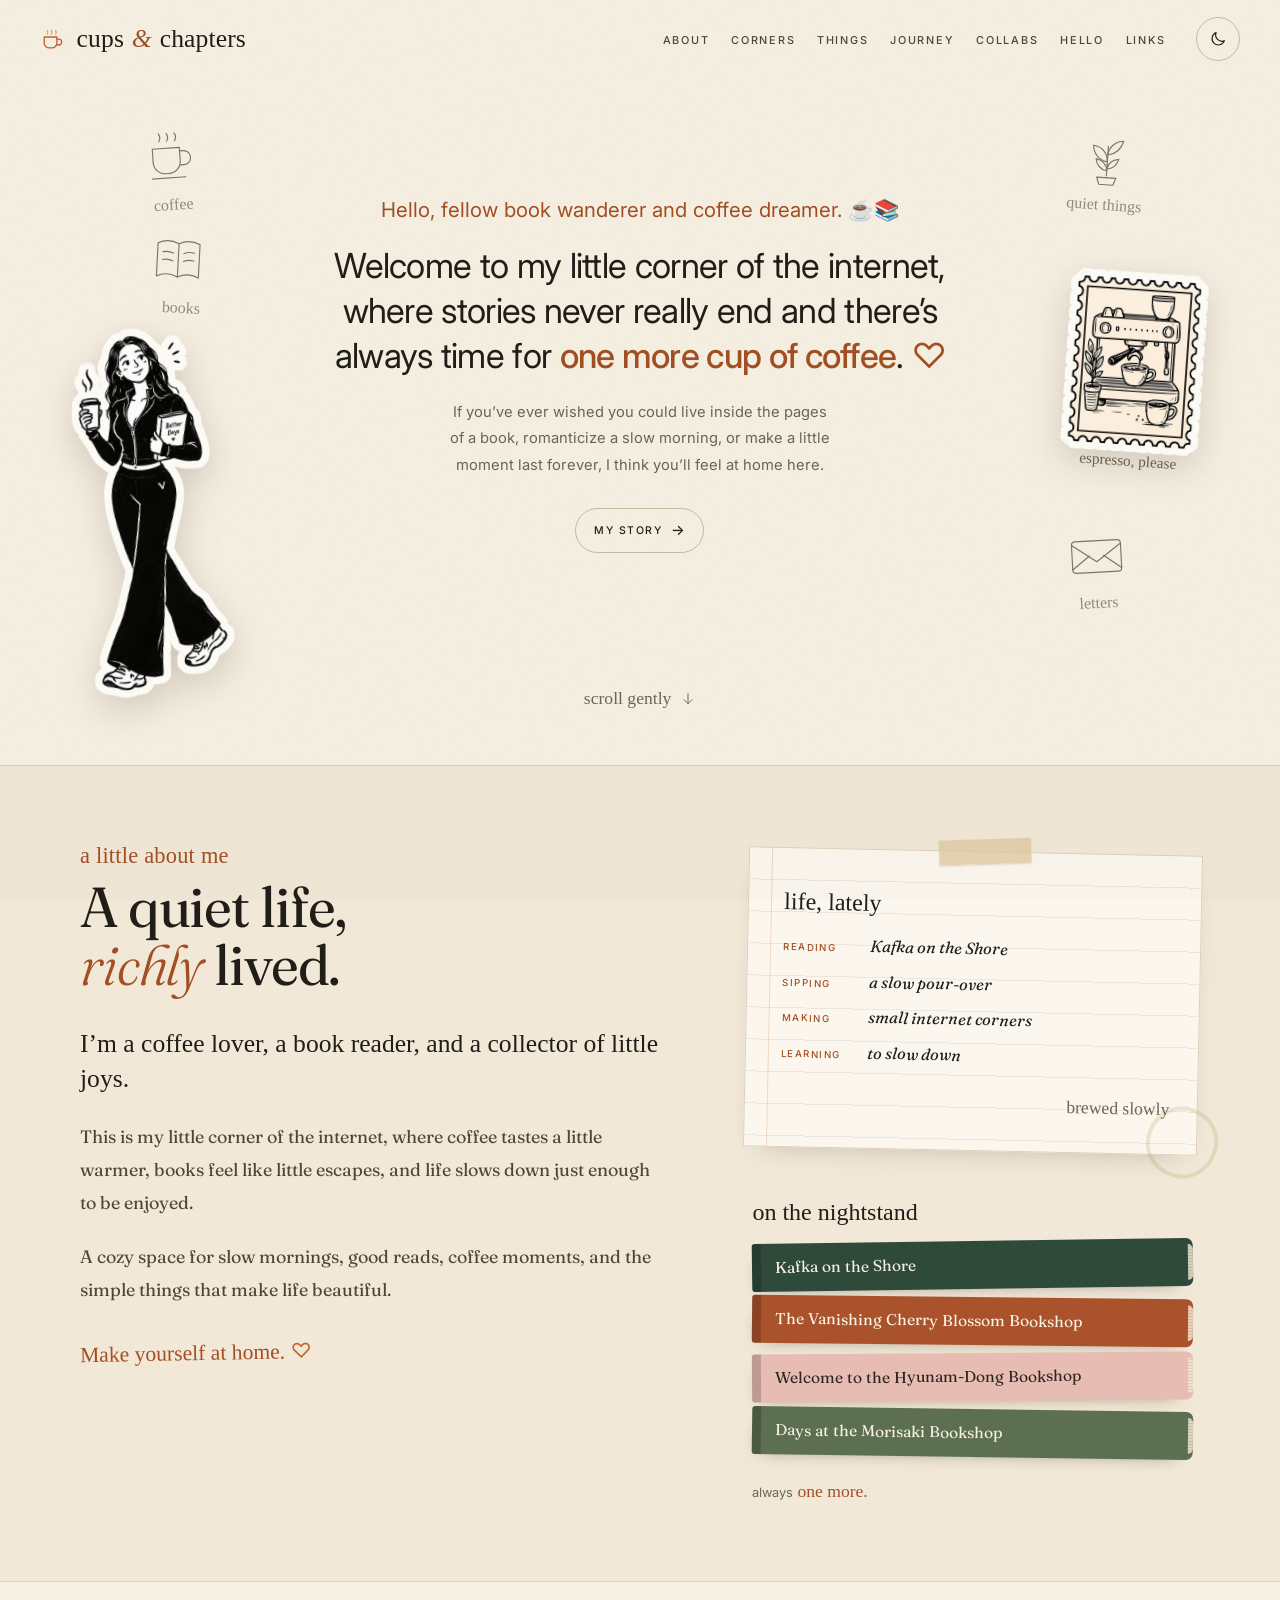
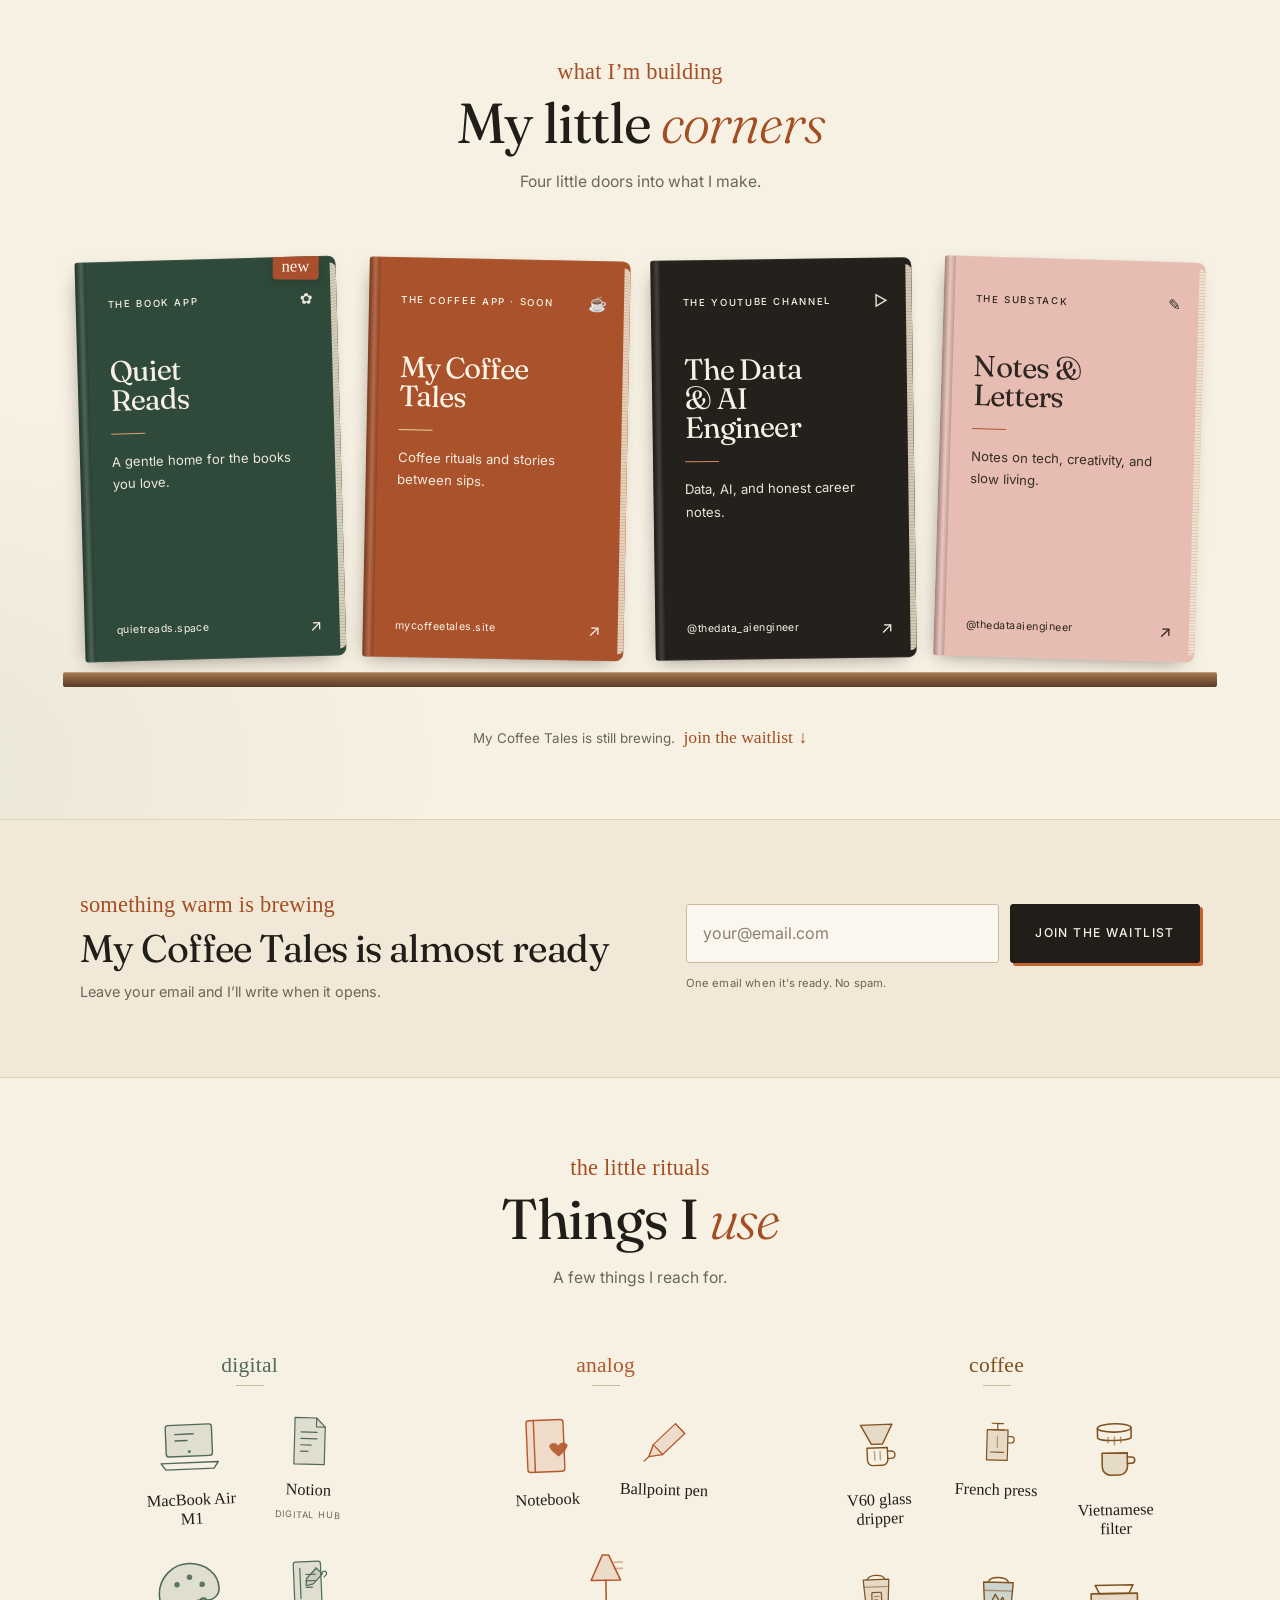
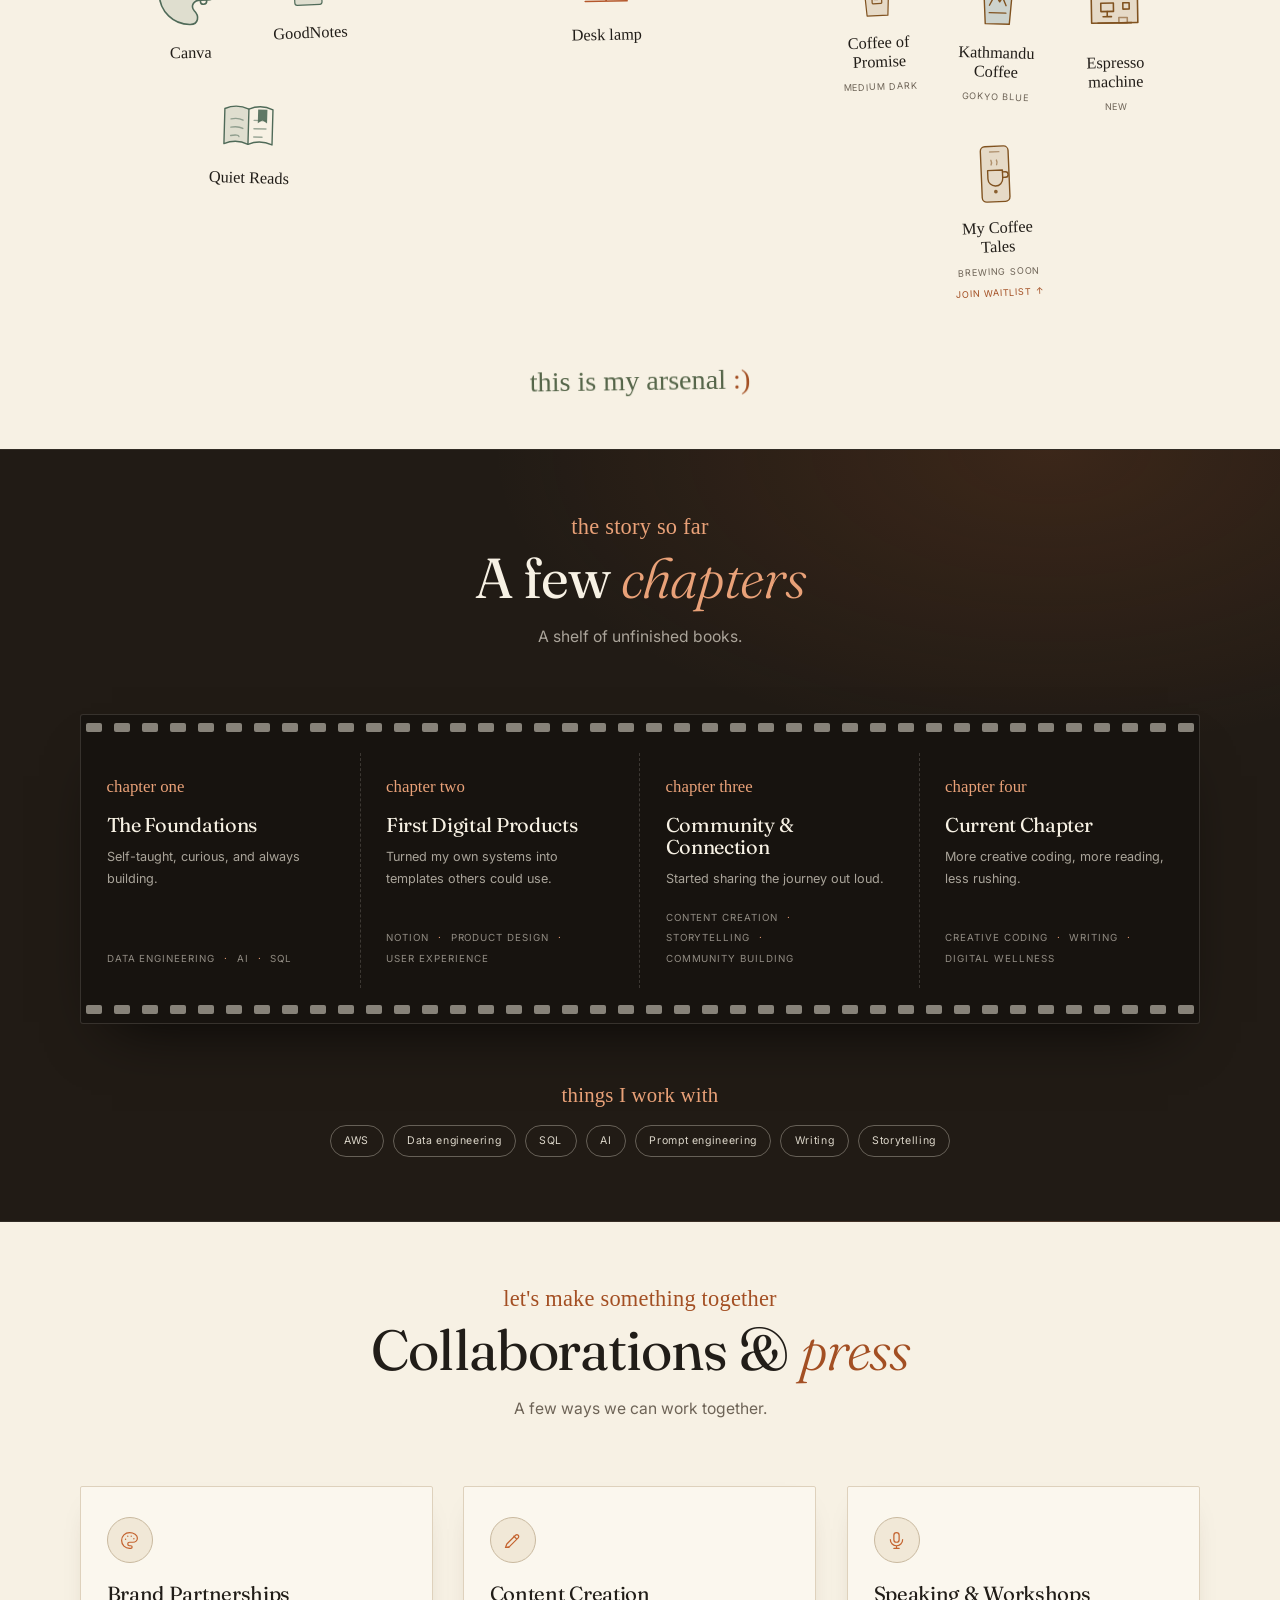
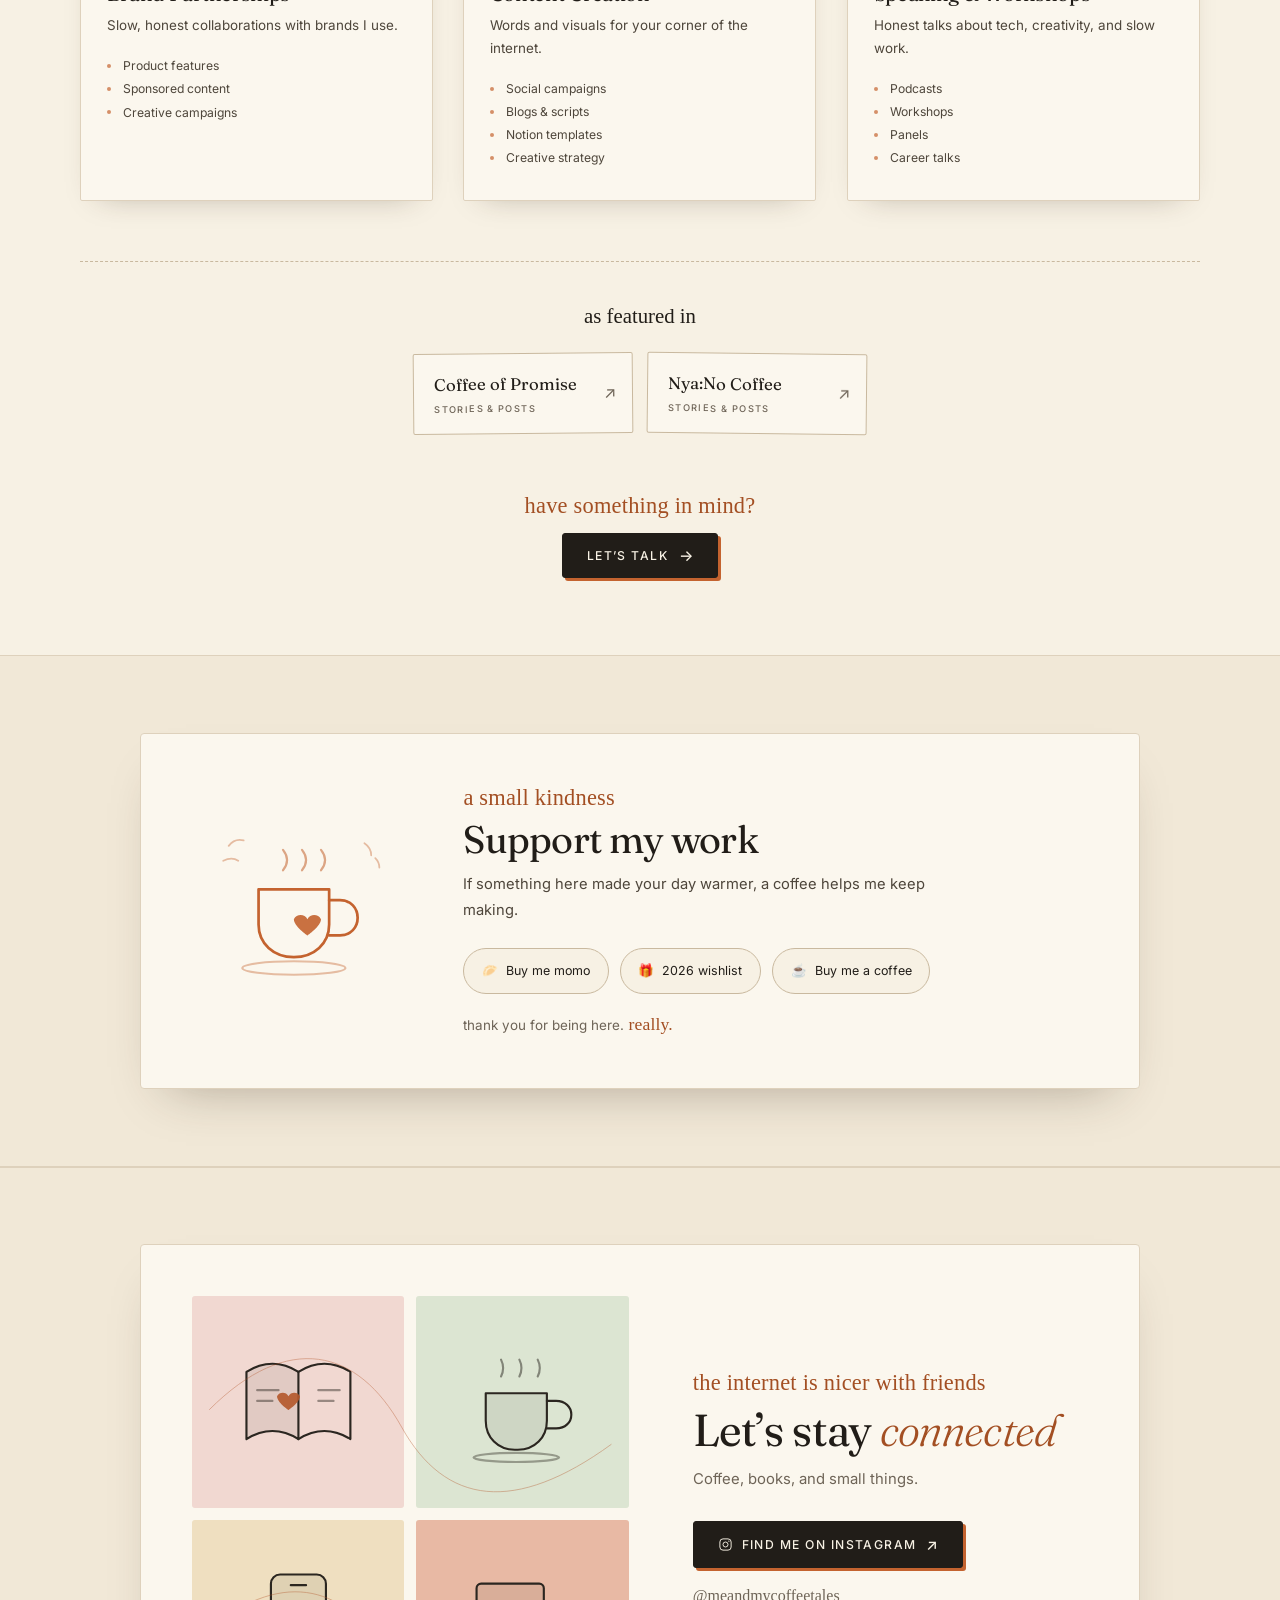
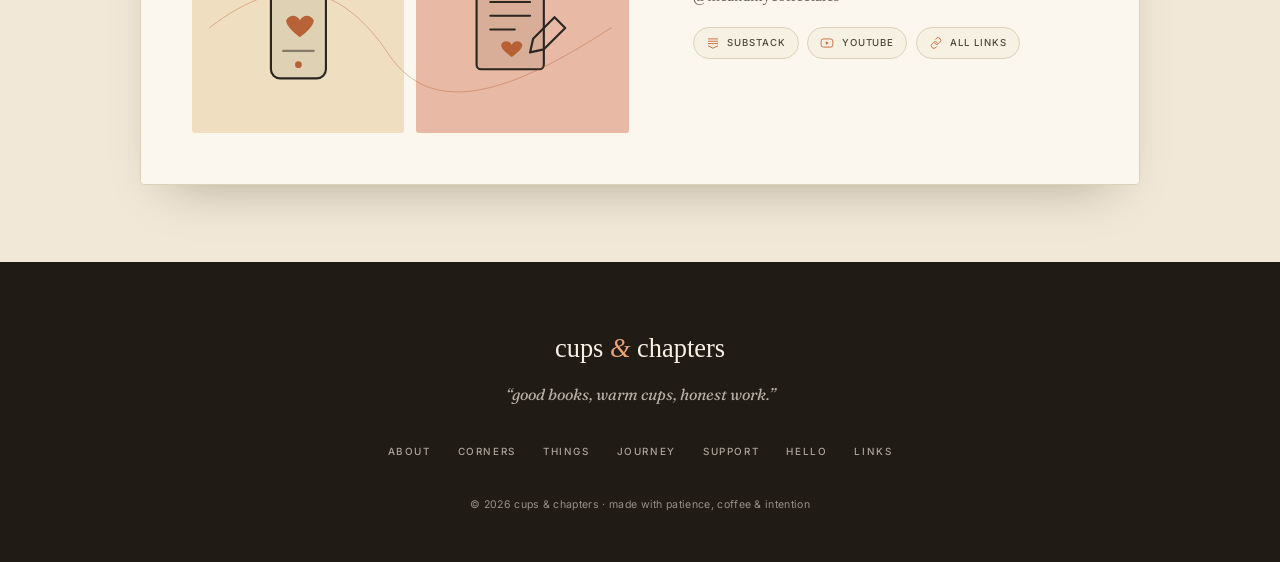
<file: index.html>
<!DOCTYPE html>
<html lang="en" data-theme="light">
<head>
    <meta charset="UTF-8">
    <meta name="viewport" content="width=device-width, initial-scale=1.0, viewport-fit=cover">

    <!-- SEO -->
    <title>Cups &amp; Chapters: Coffee, Books &amp; Slow-Made Things</title>
    <meta name="description" content="A quiet corner for coffee rituals, good books, slow making, and stories told honestly.">
    <meta name="keywords" content="coffee, books, reading, journaling, slow living, data engineering, AI, digital products">
    <meta name="theme-color" content="#F7F1E4">
    <meta name="p:domain_verify" content="2ba873f0f84cdc18884524896293f8e1">
    <script>
        // Keep the address bar clean when arriving through /index.html
        if (location.pathname.endsWith('/index.html')) {
            var cleanPath = location.pathname.replace(/index\.html$/, '') || '/';
            history.replaceState(null, '', cleanPath + location.search + location.hash);
        }
    </script>
    <script>
        // Apply a saved theme before first paint to avoid a flash of light mode
        try {
            if (localStorage.getItem('theme') === 'dark') {
                document.documentElement.setAttribute('data-theme', 'dark');
            }
        } catch (e) {}
    </script>

    <!-- Open Graph -->
    <meta property="og:title" content="Cups &amp; Chapters: Coffee, Books &amp; Slow-Made Things">
    <meta property="og:description" content="A quiet corner for coffee rituals, good books, slow making, and stories told honestly.">
    <meta property="og:type" content="website">
    <meta property="og:url" content="https://www.sizaadhikari.com.np/">
    <meta property="og:site_name" content="Cups &amp; Chapters">
    <meta property="og:image" content="https://www.sizaadhikari.com.np/assets/images/persona-better-days.png">
    <meta name="twitter:card" content="summary_large_image">
    <link rel="canonical" href="https://www.sizaadhikari.com.np/">

    <!-- Tells Google the site's name, so results show "Cups & Chapters" rather than the domain -->
    <script type="application/ld+json">
    {
        "@context": "https://schema.org",
        "@type": "WebSite",
        "name": "Cups & Chapters",
        "alternateName": "Cups and Chapters",
        "url": "https://www.sizaadhikari.com.np/"
    }
    </script>

    <!-- Favicon -->
    <link rel="icon" href="data:image/svg+xml,<svg xmlns='http://www.w3.org/2000/svg' viewBox='0 0 100 100'><text y='.9em' font-size='90'>☕</text></svg>">

    <!-- Fonts -->
    <link rel="preconnect" href="https://fonts.googleapis.com">
    <link rel="preconnect" href="https://fonts.gstatic.com" crossorigin>
    <link href="https://fonts.googleapis.com/css2?family=Chewy&family=Fraunces:ital,opsz,wght@0,9..144,300..700;1,9..144,300..700&family=Inter:wght@300;400;500;600&display=swap" rel="stylesheet">

    <!-- Styles -->
    <link rel="stylesheet" href="styles.css">
    <link rel="preload" as="image" href="assets/images/persona-better-days.webp" type="image/webp" fetchpriority="high">
    <noscript><style>.fade-in-up{opacity:1 !important;transform:none !important;}</style></noscript>
</head>
<body>

    <a href="#main-content" class="skip-link">Skip to main content</a>

    <!-- Navigation -->
    <nav class="navbar" id="navbar" aria-label="Main navigation">
        <div class="nav-container">
            <a href="#home" class="nav-logo" aria-label="Cups and Chapters, home">
                <svg class="logo-mark" viewBox="0 0 32 32" aria-hidden="true">
                    <path d="M5 13h15v7a6 6 0 0 1-6 6h-3a6 6 0 0 1-6-6v-7Z" fill="none" stroke="currentColor" stroke-width="1.6" stroke-linejoin="round"/>
                    <path d="M20 15.5h2.2a3.5 3.5 0 0 1 0 7H20" fill="none" stroke="currentColor" stroke-width="1.6" stroke-linecap="round"/>
                    <path d="M8.5 9.5c1.2-1.4 1.2-2.8 0-4.2M13.5 9.5c1.2-1.4 1.2-2.8 0-4.2M18.5 9.5c1.2-1.4 1.2-2.8 0-4.2" fill="none" stroke="currentColor" stroke-width="1.4" stroke-linecap="round" opacity=".6"/>
                </svg>
                <span class="logo-text">cups <em>&amp;</em> chapters</span>
            </a>

            <button class="mobile-menu-toggle" type="button" aria-label="Open menu" aria-expanded="false" aria-controls="nav-menu">
                <span class="hamburger"></span>
            </button>

            <div class="nav-menu" id="nav-menu">
                <ul class="nav-links">
                    <li><a href="#about" class="nav-link" data-section="about">About</a></li>
                    <li><a href="#corners" class="nav-link" data-section="corners">Corners</a></li>
                    <li><a href="#setup" class="nav-link" data-section="setup">Things</a></li>
                    <li><a href="#journey" class="nav-link" data-section="journey">Journey</a></li>
                    <li><a href="#collaborate" class="nav-link" data-section="collaborate">Collabs</a></li>
                    <li><a href="#hello" class="nav-link" data-section="hello">Hello</a></li>
                    <li><a href="links/" class="nav-link">Links</a></li>
                </ul>

                <button class="theme-toggle" id="theme-toggle" type="button" aria-label="Toggle dark mode">
                    <svg class="theme-icon moon" viewBox="0 0 24 24" aria-hidden="true">
                        <path d="M20.5 14.5A8.5 8.5 0 0 1 9.5 3.5a8.5 8.5 0 1 0 11 11Z" fill="none" stroke="currentColor" stroke-width="1.5" stroke-linejoin="round"/>
                    </svg>
                    <svg class="theme-icon sun" viewBox="0 0 24 24" aria-hidden="true">
                        <circle cx="12" cy="12" r="4" fill="none" stroke="currentColor" stroke-width="1.5"/>
                        <path d="M12 2v2.5M12 19.5V22M2 12h2.5M19.5 12H22M4.9 4.9l1.8 1.8M17.3 17.3l1.8 1.8M19.1 4.9l-1.8 1.8M6.7 17.3l-1.8 1.8" stroke="currentColor" stroke-width="1.5" stroke-linecap="round"/>
                    </svg>
                </button>
            </div>
        </div>
    </nav>

    <main id="main-content" tabindex="-1">

        <!-- Hero -->
        <section class="hero" id="home">
            <div class="hero-min">
                <div class="hero-center">
                    <p class="hero-hello fade-in-up">Hello, fellow book wanderer and coffee dreamer. <span aria-hidden="true">☕📚</span></p>

                    <h1 class="hero-title fade-in-up delay-1">
                        Welcome to my little corner of the internet, where stories never really end
                        and there’s always time for <span class="scribble">one more cup of coffee</span>.
                        <span class="heart" aria-hidden="true">♡</span>
                    </h1>

                    <p class="hero-lede fade-in-up delay-2">
                        If you’ve ever wished you could live inside the pages of a book,
                        romanticize a slow morning, or make a little moment last forever,
                        I think you’ll feel at home here.
                    </p>

                    <a href="#about" class="hero-pill fade-in-up delay-2">my story <span aria-hidden="true">→</span></a>
                </div>

                <div class="hero-doodle hero-doodle--coffee" aria-hidden="true">
                    <svg class="doodle-art" viewBox="0 0 80 80">
                        <path d="M20 32h31v15c0 8-6 14-14 14h-3c-8 0-14-6-14-14V32Z"/>
                        <path d="M51 36h4c5 0 8 4 8 8s-3 8-8 8h-4"/>
                        <path d="M28 24c2-3 2-6 0-9M37 24c2-3 2-6 0-9M46 24c2-3 2-6 0-9"/>
                        <path d="M18 66h38"/>
                    </svg>
                    <span class="doodle-label">coffee</span>
                </div>

                <div class="hero-doodle hero-doodle--books" aria-hidden="true">
                    <svg class="doodle-art" viewBox="0 0 80 80">
                        <path d="M10 24c8-4 16-4 24 0v38c-8-4-16-4-24 0V24Z"/>
                        <path d="M34 24c8-4 16-4 24 0v38c-8-4-16-4-24 0"/>
                        <path d="M16 34c4-1 8-1 12 1M16 43c4-1 8-1 12 1M40 35c4-2 8-2 12-1M40 44c4-2 8-2 12-1"/>
                    </svg>
                    <span class="doodle-label">books</span>
                </div>

                <div class="hero-doodle hero-doodle--plant" aria-hidden="true">
                    <svg class="doodle-art" viewBox="0 0 80 80">
                        <path d="M40 64V30"/>
                        <path d="M40 48c-10-2-16-8-17-18 10 1 16 7 17 18Z"/>
                        <path d="M40 40c9-2 15-8 17-17-9 1-16 7-17 17Z"/>
                        <path d="M40 58c-7-1-12-6-13-13 7 1 12 5 13 13Z"/>
                        <path d="M40 56c7-1 11-5 13-12-7 1-12 5-13 12Z"/>
                        <path d="M29 66h22l-3 8H32l-3-8Z"/>
                    </svg>
                    <span class="doodle-label">quiet things</span>
                </div>

                <div class="hero-doodle hero-doodle--mail" aria-hidden="true">
                    <svg class="doodle-art" viewBox="0 0 80 80">
                        <rect x="12" y="26" width="56" height="36" rx="4"/>
                        <path d="m12 30 28 20 28-20"/>
                        <path d="M12 58l20-15M68 58 48 43"/>
                    </svg>
                    <span class="doodle-label">letters</span>
                </div>

                <figure class="hero-sticker fade-in-up delay-2">
                    <picture>
                        <source srcset="assets/images/persona-better-days.webp" type="image/webp">
                        <img src="assets/images/persona-better-days.png"
                             alt="An illustrated woman walking with a cup of coffee and a book titled Better Days"
                             width="375" height="1000"
                             fetchpriority="high">
                    </picture>
                    <!-- <figcaption>me, probably reading</figcaption> -->
                </figure>

                <figure class="hero-sticker hero-sticker--coffee" aria-hidden="true">
                    <picture>
                        <source srcset="assets/images/espresso-stamp.webp" type="image/webp">
                        <img src="assets/images/espresso-stamp.png" alt="" width="451" height="600"
                             loading="lazy" decoding="async">
                    </picture>
                    <figcaption>espresso, please</figcaption>
                </figure>
            </div>

            <a href="#about" class="scroll-cue">
                <span>scroll gently</span>
                <svg viewBox="0 0 24 24" aria-hidden="true">
                    <path d="M12 4v15M6 13l6 6 6-6" fill="none" stroke="currentColor" stroke-width="1.4" stroke-linecap="round" stroke-linejoin="round"/>
                </svg>
            </a>
        </section>

        <!-- About -->
        <section class="section about" id="about">
            <div class="container about-grid">
                <div class="about-copy">
                    <div class="section-head section-head--left fade-in-up">
                        <p class="hand">a little about me</p>
                        <h2 class="section-title">A quiet life,<br><em>richly</em> lived.</h2>
                    </div>

                    <div class="about-letter fade-in-up">
                        <p class="about-letter-intro">
                            I’m a coffee lover, a book reader, and a collector of little joys.
                        </p>
                        <p class="about-letter-body">
                            This is my little corner of the internet, where coffee tastes a little
                            warmer, books feel like little escapes, and life slows down just enough
                            to be enjoyed.
                        </p>
                        <p class="about-letter-body">
                            A cozy space for slow mornings, good reads, coffee moments, and the
                            simple things that make life beautiful.
                        </p>
                        <p class="about-letter-signoff">
                            Make yourself at home. <span class="heart" aria-hidden="true">♡</span>
                        </p>
                    </div>
                </div>

                <aside class="lately fade-in-up delay-1" aria-label="Life lately">
                    <div class="paper-card">
                        <span class="tape" aria-hidden="true"></span>
                        <p class="card-hand">life, lately</p>
                        <dl class="lately-list">
                            <div><dt>reading</dt><dd>Kafka on the Shore</dd></div>
                            <div><dt>sipping</dt><dd>a slow pour-over</dd></div>
                            <div><dt>making</dt><dd>small internet corners</dd></div>
                            <div><dt>learning</dt><dd>to slow down</dd></div>
                        </dl>
                        <p class="signoff">brewed slowly</p>
                        <span class="coffee-stain" aria-hidden="true"></span>
                    </div>

                    <div class="nightstand">
                        <p class="card-hand">on the nightstand</p>
                        <div class="book-stack">
                            <div class="stack-book stack-book--forest"><span>Kafka on the Shore</span></div>
                            <div class="stack-book stack-book--terra"><span>The Vanishing Cherry Blossom Bookshop</span></div>
                            <div class="stack-book stack-book--pink"><span>Welcome to the Hyunam-Dong Bookshop</span></div>
                            <div class="stack-book stack-book--sage"><span>Days at the Morisaki Bookshop</span></div>
                        </div>
                        <p class="nightstand-note">always <span>one more.</span></p>
                    </div>
                </aside>
            </div>
        </section>

        <!-- My Corners / Ventures -->
        <section class="section corners" id="corners">
            <div class="container">
                <div class="section-head fade-in-up">
                    <p class="hand">what I’m building</p>
                    <h2 class="section-title">My little <em>corners</em></h2>
                    <p class="section-sub">Four little doors into what I make.</p>
                </div>

                <div class="shelf">
                    <div class="books">
                        <a class="book-card book--forest" href="https://quietreads.space/" target="_blank" rel="noopener" aria-label="Visit Quiet Reads, the book app">
                            <span class="book-badge">new</span>
                            <span class="book-cover">
                                <span class="book-meta"><span>the book app</span><span class="book-mark" aria-hidden="true">✿</span></span>
                                <span class="book-title">Quiet<br>Reads</span>
                                <span class="book-rule" aria-hidden="true"></span>
                                <span class="book-desc">A gentle home for the books you love.</span>
                                <span class="book-foot"><span>quietreads.space</span><span class="book-arrow" aria-hidden="true">↗</span></span>
                            </span>
                        </a>

                        <a class="book-card book--terra" href="https://mycoffeetales.site/" target="_blank" rel="noopener" aria-label="Visit My Coffee Tales, the coffee app">
                            <span class="book-cover">
                                <span class="book-meta"><span>the coffee app · soon</span><span class="book-mark" aria-hidden="true">☕</span></span>
                                <span class="book-title">My Coffee<br>Tales</span>
                                <span class="book-rule" aria-hidden="true"></span>
                                <span class="book-desc">Coffee rituals and stories between sips.</span>
                                <span class="book-foot"><span>mycoffeetales.site</span><span class="book-arrow" aria-hidden="true">↗</span></span>
                            </span>
                        </a>

                        <a class="book-card book--ink" href="https://www.youtube.com/@thedata_aiengineer" target="_blank" rel="noopener" aria-label="Visit The Data and AI Engineer on YouTube">
                            <span class="book-cover">
                                <span class="book-meta"><span>the youtube channel</span><span class="book-mark" aria-hidden="true">▷</span></span>
                                <span class="book-title">The Data<br>&amp; AI<br>Engineer</span>
                                <span class="book-rule" aria-hidden="true"></span>
                                <span class="book-desc">Data, AI, and honest career notes.</span>
                                <span class="book-foot"><span>@thedata_aiengineer</span><span class="book-arrow" aria-hidden="true">↗</span></span>
                            </span>
                        </a>

                        <a class="book-card book--pink" href="https://substack.com/@thedataaiengineer" target="_blank" rel="noopener" aria-label="Visit the Substack newsletter">
                            <span class="book-cover">
                                <span class="book-meta"><span>the substack</span><span class="book-mark" aria-hidden="true">✎</span></span>
                                <span class="book-title">Notes &amp;<br>Letters</span>
                                <span class="book-rule" aria-hidden="true"></span>
                                <span class="book-desc">Notes on tech, creativity, and slow living.</span>
                                <span class="book-foot"><span>@thedataaiengineer</span><span class="book-arrow" aria-hidden="true">↗</span></span>
                            </span>
                        </a>
                    </div>

                    <span class="shelf-edge" aria-hidden="true"></span>
                </div>

                <p class="shelf-note fade-in-up">
                    My Coffee Tales is still brewing.
                    <a class="link-hand" href="#coffee-waitlist">join the waitlist <span aria-hidden="true">↓</span></a>
                </p>
            </div>
        </section>

        <!-- My Coffee Tales Waitlist -->
        <section class="waitlist" id="coffee-waitlist" aria-labelledby="coffee-waitlist-title">
            <div class="container waitlist-inner fade-in-up">
                <div class="waitlist-copy">
                    <p class="hand">something warm is brewing</p>
                    <h2 id="coffee-waitlist-title">My Coffee Tales is almost ready</h2>
                    <p>Leave your email and I’ll write when it opens.</p>
                </div>

                <!-- Formspree handles waitlist signups; script.js submits it without leaving the page. -->
                <form class="newsletter-form" id="coffee-waitlist-form" action="https://formspree.io/f/xaeejvqg" method="POST">
                    <input type="hidden" name="_subject" value="My Coffee Tales waitlist">
                    <input type="hidden" name="interest" value="my-coffee-tales">
                    <input type="hidden" name="source" value="cups-and-chapters">
                    <div class="hp-field" aria-hidden="true">
                        <label for="coffee-waitlist-gotcha">Leave this field empty</label>
                        <input type="text" name="_gotcha" id="coffee-waitlist-gotcha" tabindex="-1" autocomplete="off">
                    </div>
                    <div class="form-row">
                        <label class="sr-only" for="coffee-waitlist-email">Email address</label>
                        <input type="email" name="email" id="coffee-waitlist-email" placeholder="your@email.com" required autocomplete="email" maxlength="254" class="newsletter-input">
                        <button type="submit" class="btn btn-ink">Join the waitlist</button>
                    </div>
                    <p class="form-note">One email when it’s ready. No spam.</p>
                    <p class="form-status" id="coffee-waitlist-status" role="status" aria-live="polite"></p>
                </form>
            </div>
        </section>

        <!-- Things I Use -->
        <section class="section setup" id="setup">
            <div class="container">
                <div class="section-head fade-in-up">
                    <p class="hand">the little rituals</p>
                    <h2 class="section-title">Things I <em>use</em></h2>
                    <p class="section-sub">A few things I reach for.</p>
                </div>

                <div class="arsenal">
                    <div class="arsenal-cluster arsenal-cluster--digital fade-in-up">
                        <p class="arsenal-heading">digital</p>
                        <div class="arsenal-items">
                            <div class="arsenal-item">
                                <span class="arsenal-icon" aria-hidden="true">
                                    <svg viewBox="0 0 80 80">
                                        <rect class="wash" x="15" y="17" width="50" height="34" rx="3"/>
                                        <rect class="line" x="15" y="17" width="50" height="34" rx="3"/>
                                        <path class="line" d="M9 58h62l-5 7H14l-5-7Z"/>
                                        <path class="line" d="M25 27h20M25 34h13"/>
                                        <circle class="accent" cx="40" cy="46" r="1.6"/>
                                    </svg>
                                </span>
                                <span class="arsenal-name">MacBook Air M1</span>
                            </div>

                            <a class="arsenal-item" href="https://www.notion.so/" target="_blank" rel="noopener">
                                <span class="arsenal-icon" aria-hidden="true">
                                    <svg viewBox="0 0 80 80">
                                        <path class="wash" d="M21 11h27l11 11v47H21V11Z"/>
                                        <path class="line" d="M21 11h27l11 11v47H21V11Z"/>
                                        <path class="line" d="M48 11v11h11"/>
                                        <path class="line" d="M29 29h20M29 37h20M29 45h13M29 53h9"/>
                                    </svg>
                                </span>
                                <span class="arsenal-name">Notion</span>
                                <span class="arsenal-meta">digital hub</span>
                            </a>

                            <div class="arsenal-item">
                                <span class="arsenal-icon" aria-hidden="true">
                                    <svg viewBox="0 0 80 80">
                                        <path class="wash" d="M40 11a29 29 0 1 0 0 58c8 0 9-8 4-13-4-5 0-10 6-10h7a11 11 0 0 0 11-11c0-14-13-24-28-24Z"/>
                                        <path class="line" d="M40 11a29 29 0 1 0 0 58c8 0 9-8 4-13-4-5 0-10 6-10h7a11 11 0 0 0 11-11c0-14-13-24-28-24Z"/>
                                        <circle class="accent" cx="28" cy="31" r="2.6"/>
                                        <circle class="accent" cx="40" cy="24" r="2.6"/>
                                        <circle class="accent" cx="52" cy="31" r="2.6"/>
                                        <circle class="line" cx="53" cy="47" r="3"/>
                                    </svg>
                                </span>
                                <span class="arsenal-name">Canva</span>
                            </div>

                            <div class="arsenal-item">
                                <span class="arsenal-icon" aria-hidden="true">
                                    <svg viewBox="0 0 80 80">
                                        <rect class="wash" x="22" y="12" width="34" height="54" rx="3"/>
                                        <rect class="line" x="22" y="12" width="34" height="54" rx="3"/>
                                        <path class="line" d="M30 20v38M37 28h12M37 36h12M37 44h8"/>
                                        <path class="wash" d="m50 20 8 8-12 12-9 2 1-9 12-12Z"/>
                                        <path class="line" d="m50 20 8 8-12 12-9 2 1-9 12-12Z"/>
                                        <path class="line" d="m56 28 3-3a3 3 0 0 1 4 4l-3 3"/>
                                    </svg>
                                </span>
                                <span class="arsenal-name">GoodNotes</span>
                            </div>

                            <a class="arsenal-item" href="https://quietreads.space/" target="_blank" rel="noopener">
                                <span class="arsenal-icon" aria-hidden="true">
                                    <svg viewBox="0 0 80 80">
                                        <path class="wash" d="M12 24c9-4 17-4 26 0v38c-9-4-17-4-26 0V24Z"/>
                                        <path class="line" d="M12 24c9-4 17-4 26 0v38c-9-4-17-4-26 0V24Z"/>
                                        <path class="line" d="M38 24c9-4 17-4 26 0v38c-9-4-17-4-26 0"/>
                                        <path class="line" d="M19 35c5-1 9-1 13 1M19 44c5-1 9-1 13 1M19 53c5-1 9-1 9 1" opacity=".55"/>
                                        <path class="line" d="M44 36h13M44 45h13M44 54h9" opacity=".55"/>
                                        <path class="accent" d="M48 24h10v15l-5-3.5-5 3.5V24Z"/>
                                    </svg>
                                </span>
                                <span class="arsenal-name">Quiet Reads</span>
                            </a>
                        </div>
                    </div>

                    <div class="arsenal-cluster arsenal-cluster--analog fade-in-up delay-1">
                        <p class="arsenal-heading">analog</p>
                        <div class="arsenal-items">
                            <div class="arsenal-item">
                                <span class="arsenal-icon" aria-hidden="true">
                                    <svg viewBox="0 0 80 80">
                                        <rect class="wash" x="20" y="12" width="40" height="56" rx="3"/>
                                        <rect class="line" x="20" y="12" width="40" height="56" rx="3"/>
                                        <path class="line" d="M28 12v56"/>
                                        <path class="accent" d="M44 40c2-4 8-4 10 0 2-4 8-4 10 0 0 5-10 12-10 12S44 45 44 40Z"/>
                                    </svg>
                                </span>
                                <span class="arsenal-name">Notebook</span>
                            </div>

                            <div class="arsenal-item">
                                <span class="arsenal-icon" aria-hidden="true">
                                    <svg viewBox="0 0 80 80">
                                        <path class="wash" d="m20 60 5-15 27-27 12 12-27 27-17 3Z"/>
                                        <path class="line" d="m20 60 5-15 27-27 12 12-27 27-17 3Z"/>
                                        <path class="line" d="m52 18 12 12M25 45l12 12M20 60l5-15"/>
                                        <path class="line" d="M20 60 14 66"/>
                                    </svg>
                                </span>
                                <span class="arsenal-name">Ballpoint pen</span>
                            </div>

                            <div class="arsenal-item">
                                <span class="arsenal-icon" aria-hidden="true">
                                    <svg viewBox="0 0 80 80">
                                        <path class="line" d="M20 64h40M40 64V44"/>
                                        <path class="wash" d="M26 44h28L43 20h-6L26 44Z"/>
                                        <path class="line" d="M26 44h28L43 20h-6L26 44Z"/>
                                        <path class="line" d="M48 27h8M48 33h8" opacity=".45"/>
                                    </svg>
                                </span>
                                <span class="arsenal-name">Desk lamp</span>
                            </div>
                        </div>
                    </div>

                    <div class="arsenal-cluster arsenal-cluster--coffee fade-in-up delay-2">
                        <p class="arsenal-heading">coffee</p>
                        <div class="arsenal-items">
                            <div class="arsenal-item">
                                <span class="arsenal-icon" aria-hidden="true">
                                    <svg viewBox="0 0 80 80">
                                        <path class="wash" d="M23 17h34L46 38H34L23 17Z"/>
                                        <path class="line" d="M23 17h34L46 38H34L23 17Z"/>
                                        <path class="line" d="M29 42h22v13a6 6 0 0 1-6 6H35a6 6 0 0 1-6-6V42Z"/>
                                        <path class="line" d="M51 46h4a4 4 0 0 1 0 8h-4"/>
                                        <path class="line" d="M37 46v9M43 46v9" opacity=".5"/>
                                    </svg>
                                </span>
                                <span class="arsenal-name">V60 glass dripper</span>
                            </div>

                            <a class="arsenal-item" href="https://coffeeofpromise.com/" target="_blank" rel="noopener">
                                <span class="arsenal-icon" aria-hidden="true">
                                    <svg viewBox="0 0 80 80">
                                        <path class="wash" d="M27 26h26v38H27z"/>
                                        <path class="line" d="M27 26h26v38H27z"/>
                                        <path class="line" d="M53 34h4a4 4 0 0 1 0 8h-4"/>
                                        <path class="line" d="M33 18h14M40 18v8M32 26h16M32 54h16"/>
                                        <path class="line" d="M40 34v14" opacity=".5"/>
                                    </svg>
                                </span>
                                <span class="arsenal-name">French press</span>
                            </a>

                            <div class="arsenal-item">
                                <span class="arsenal-icon" aria-hidden="true">
                                    <svg viewBox="0 0 80 80">
                                        <ellipse class="line" cx="40" cy="18" rx="16" ry="4"/>
                                        <path class="line" d="M24 18v9c0 4 32 4 32 0v-9"/>
                                        <path class="line" d="M34 27v5M40 27v7M46 27v5" opacity=".55"/>
                                        <path class="wash" d="M28 42h24v13a8 8 0 0 1-8 8h-8a8 8 0 0 1-8-8V42Z"/>
                                        <path class="line" d="M28 42h24v13a8 8 0 0 1-8 8h-8a8 8 0 0 1-8-8V42Z"/>
                                        <path class="line" d="M52 46h4a3 3 0 0 1 0 6h-4"/>
                                    </svg>
                                </span>
                                <span class="arsenal-name">Vietnamese filter</span>
                            </div>

                            <a class="arsenal-item" href="https://coffeeofpromise.com/product/lalitpur-nepal-medium-dark-roast/" target="_blank" rel="noopener">
                                <span class="arsenal-icon" aria-hidden="true">
                                    <svg viewBox="0 0 80 80">
                                        <path class="wash" d="M24 22h32l-3 45H27l-3-45Z"/>
                                        <path class="line" d="M24 22h32l-3 45H27l-3-45Z"/>
                                        <path class="line" d="M29 22c2-7 20-7 22 0"/>
                                        <path class="line" d="M24 31h32" opacity=".55"/>
                                        <rect class="line" x="34" y="38" width="12" height="14" rx="1"/>
                                        <path class="line" d="M37 43h6M37 47h4" opacity=".6"/>
                                    </svg>
                                </span>
                                <span class="arsenal-name">Coffee of Promise</span>
                                <span class="arsenal-meta">medium dark</span>
                            </a>

                            <div class="arsenal-item arsenal-item--gokyo">
                                <span class="arsenal-icon arsenal-icon--gokyo" aria-hidden="true">
                                    <svg viewBox="0 0 80 80">
                                        <path class="wash" d="M24 22h32l-3 45H27l-3-45Z"/>
                                        <path class="line" d="M24 22h32l-3 45H27l-3-45Z"/>
                                        <path class="line" d="M29 22c2-7 20-7 22 0"/>
                                        <path class="line" d="M24 31h32" opacity=".55"/>
                                        <path class="line" d="m31 47 6-12 5 8 3-5 4 9"/>
                                        <path class="line" d="M31 55h18"/>
                                    </svg>
                                </span>
                                <span class="arsenal-name">Kathmandu Coffee</span>
                                <span class="arsenal-meta">Gokyo Blue</span>
                            </div>

                            <div class="arsenal-item">
                                <span class="arsenal-icon" aria-hidden="true">
                                    <svg viewBox="0 0 80 80">
                                        <path class="wash" d="M18 30h44v28H18z"/>
                                        <path class="line" d="M18 30h44v28H18z"/>
                                        <path class="line" d="M22 22h36l-4 8H26l-4-8Z"/>
                                        <path class="line" d="M27 39h12v8H27z"/>
                                        <path class="line" d="M33 47v5M29 52h8"/>
                                        <path class="line" d="M48 39h6v6h-6z"/>
                                        <path class="line" d="M24 58h32"/>
                                        <path class="line" d="M44 53h8v5h-8z" opacity=".6"/>
                                    </svg>
                                </span>
                                <span class="arsenal-name">Espresso machine</span>
                                <span class="arsenal-meta">new</span>
                            </div>

                            <a class="arsenal-item arsenal-item--link" href="#coffee-waitlist">
                                <span class="arsenal-icon" aria-hidden="true">
                                    <svg viewBox="0 0 80 80">
                                        <rect class="wash" x="25" y="10" width="30" height="60" rx="5"/>
                                        <rect class="line" x="25" y="10" width="30" height="60" rx="5"/>
                                        <path class="line" d="M35 16h10" opacity=".5"/>
                                        <path class="line" d="M32 36h16v9a8 8 0 0 1-16 0v-9Z"/>
                                        <path class="line" d="M48 38h3a3 3 0 0 1 0 6h-3"/>
                                        <path class="line" d="M36 30c1-2 1-3 0-5M42 30c1-2 1-3 0-5" opacity=".55"/>
                                        <circle class="accent" cx="40" cy="59" r="2"/>
                                    </svg>
                                </span>
                                <span class="arsenal-name">My Coffee Tales</span>
                                <span class="arsenal-meta">brewing soon</span>
                                <span class="arsenal-meta arsenal-meta--link">join waitlist <span aria-hidden="true">↑</span></span>
                            </a>
                        </div>
                    </div>
                </div>

                <p class="arsenal-signoff fade-in-up">this is my arsenal <span>:)</span></p>
            </div>
        </section>

        <!-- Journey -->
        <section class="section journey" id="journey">
            <div class="container">
                <div class="section-head fade-in-up">
                    <p class="hand">the story so far</p>
                    <h2 class="section-title">A few <em>chapters</em></h2>
                    <p class="section-sub">A shelf of unfinished books.</p>
                </div>

                <p class="film-hint" aria-hidden="true">swipe to wander through →</p>

                <div class="filmstrip fade-in-up">
                    <div class="film-track">
                        <article class="film-frame">
                            <span class="frame-chapter">chapter one</span>
                            <h3>The Foundations</h3>
                            <p>Self-taught, curious, and always building.</p>
                            <ul class="frame-tags">
                                <li>Data engineering</li>
                                <li>AI</li>
                                <li>SQL</li>
                            </ul>
                        </article>

                        <article class="film-frame">
                            <span class="frame-chapter">chapter two</span>
                            <h3>First Digital Products</h3>
                            <p>Turned my own systems into templates others could use.</p>
                            <ul class="frame-tags">
                                <li>Notion</li>
                                <li>Product design</li>
                                <li>User experience</li>
                            </ul>
                        </article>

                        <article class="film-frame">
                            <span class="frame-chapter">chapter three</span>
                            <h3>Community &amp; Connection</h3>
                            <p>Started sharing the journey out loud.</p>
                            <ul class="frame-tags">
                                <li>Content creation</li>
                                <li>Storytelling</li>
                                <li>Community building</li>
                            </ul>
                        </article>

                        <article class="film-frame">
                            <span class="frame-chapter">chapter four</span>
                            <h3>Current Chapter</h3>
                            <p>More creative coding, more reading, less rushing.</p>
                            <ul class="frame-tags">
                                <li>Creative coding</li>
                                <li>Writing</li>
                                <li>Digital wellness</li>
                            </ul>
                        </article>
                    </div>
                </div>

                <div class="skills fade-in-up">
                    <h3 class="skills-title">things I work with</h3>
                    <ul class="skill-list">
                        <li>AWS</li>
                        <li>Data engineering</li>
                        <li>SQL</li>
                        <li>AI</li>
                        <li>Prompt engineering</li>
                        <li>Writing</li>
                        <li>Storytelling</li>
                    </ul>
                </div>
            </div>
        </section>

        <!-- Collaborations & Press -->
        <section class="section collaborate" id="collaborate">
            <div class="container">
                <div class="section-head fade-in-up">
                    <p class="hand">let's make something together</p>
                    <h2 class="section-title">Collaborations &amp; <em>press</em></h2>
                    <p class="section-sub">A few ways we can work together.</p>
                </div>

                <div class="collab-grid">
                    <article class="collab-card fade-in-up">
                        <div class="collab-icon" aria-hidden="true">
                            <svg viewBox="0 0 24 24" fill="none" stroke="currentColor" stroke-width="1.4" stroke-linecap="round" stroke-linejoin="round">
                                <path d="M12 3a9 9 0 1 0 0 18h1.5a1.5 1.5 0 0 0 0-3H12a2 2 0 0 1 0-4h4a5 5 0 0 0 5-5c0-3.3-4-6-9-6Z"/>
                                <circle cx="7.5" cy="10.5" r=".8" fill="currentColor" stroke="none"/>
                                <circle cx="10" cy="7" r=".8" fill="currentColor" stroke="none"/>
                                <circle cx="14" cy="7" r=".8" fill="currentColor" stroke="none"/>
                                <circle cx="17" cy="10" r=".8" fill="currentColor" stroke="none"/>
                            </svg>
                        </div>
                        <h4>Brand Partnerships</h4>
                        <p>Slow, honest collaborations with brands I use.</p>
                        <ul class="collab-list">
                            <li>Product features</li>
                            <li>Sponsored content</li>
                            <li>Creative campaigns</li>
                        </ul>
                    </article>

                    <article class="collab-card fade-in-up delay-1">
                        <div class="collab-icon" aria-hidden="true">
                            <svg viewBox="0 0 24 24" fill="none" stroke="currentColor" stroke-width="1.4" stroke-linecap="round" stroke-linejoin="round">
                                <path d="m4 20 4.5-1 10-10a2.1 2.1 0 0 0-3-3l-10 10L4 20Z"/>
                                <path d="m13.5 7 3 3"/>
                                <path d="M4 20h4"/>
                            </svg>
                        </div>
                        <h4>Content Creation</h4>
                        <p>Words and visuals for your corner of the internet.</p>
                        <ul class="collab-list">
                            <li>Social campaigns</li>
                            <li>Blogs &amp; scripts</li>
                            <li>Notion templates</li>
                            <li>Creative strategy</li>
                        </ul>
                    </article>

                    <article class="collab-card fade-in-up delay-2">
                        <div class="collab-icon" aria-hidden="true">
                            <svg viewBox="0 0 24 24" fill="none" stroke="currentColor" stroke-width="1.4" stroke-linecap="round" stroke-linejoin="round">
                                <rect x="9" y="3" width="6" height="11" rx="3"/>
                                <path d="M5 11a7 7 0 0 0 14 0M12 18v3M9 21h6"/>
                            </svg>
                        </div>
                        <h4>Speaking &amp; Workshops</h4>
                        <p>Honest talks about tech, creativity, and slow work.</p>
                        <ul class="collab-list">
                            <li>Podcasts</li>
                            <li>Workshops</li>
                            <li>Panels</li>
                            <li>Career talks</li>
                        </ul>
                    </article>
                </div>

                <div class="press fade-in-up">
                    <p class="press-label">as featured in</p>
                    <div class="press-links">
                        <a class="press-link" href="https://www.instagram.com/reel/DVKyNhADfTo/?igsh=MTNrdzJtbnFlczRt" target="_blank" rel="noopener">
                            <span class="press-name">Coffee of Promise</span>
                            <span class="press-topic">stories &amp; posts</span>
                            <span class="press-arrow" aria-hidden="true">↗</span>
                        </a>
                        <a class="press-link" href="https://www.instagram.com/reel/DXDk4zHj9U1PM8tvupyTKc4uvd3ystVJf0l5ks0/" target="_blank" rel="noopener">
                            <span class="press-name">Nya:No Coffee</span>
                            <span class="press-topic">stories &amp; posts</span>
                            <span class="press-arrow" aria-hidden="true">↗</span>
                        </a>
                    </div>
                </div>

                <div class="collab-cta fade-in-up">
                    <p class="hand">have something in mind?</p>
                    <a href="mailto:thedataaiengineer17@gmail.com" class="btn btn-ink">Let’s talk <span class="btn-arrow" aria-hidden="true">→</span></a>
                </div>
            </div>
        </section>

        <!-- Support -->
        <section class="section support" id="support">
            <div class="container">
                <div class="support-card fade-in-up">
                    <div class="support-art" aria-hidden="true">
                        <svg viewBox="0 0 140 140">
                            <path d="M38 54h52v26c0 14-11 24-26 24S38 94 38 80V54Z" fill="none" stroke="currentColor" stroke-width="2" stroke-linejoin="round"/>
                            <path d="M90 62h8c8 0 13 6 13 13s-5 13-13 13h-8" fill="none" stroke="currentColor" stroke-width="2" stroke-linecap="round"/>
                            <path d="M56 40c4-5 4-10 0-15M70 40c4-5 4-10 0-15M84 40c4-5 4-10 0-15" fill="none" stroke="currentColor" stroke-width="1.6" stroke-linecap="round" opacity=".55"/>
                            <path class="cup-heart" d="M64 76c2-4 8-4 10 0 2-4 8-4 10 0 0 5-10 12-10 12s-10-7-10-12Z"/>
                            <ellipse cx="64" cy="112" rx="38" ry="5" fill="none" stroke="currentColor" stroke-width="1.5" opacity=".4"/>
                            <path d="M16 22c3-4 7-5 11-4M12 33c4-2 8-2 11 0M116 20c3 2 5 5 5 9M124 31c2 2 3 4 3 7" fill="none" stroke="currentColor" stroke-width="1.3" stroke-linecap="round" opacity=".4"/>
                        </svg>
                    </div>

                    <div class="support-copy">
                        <p class="hand">a small kindness</p>
                        <h2 class="section-title">Support my work</h2>
                        <p>
                            If something here made your day warmer, a coffee helps me keep making.
                        </p>

                        <div class="support-actions">
                            <a class="support-btn" href="https://buymemomo.com/meandmycoffeetales" target="_blank" rel="noopener">
                                <span aria-hidden="true">🥟</span> Buy me momo
                            </a>
                            <a class="support-btn" href="https://buymeacoffee.com/flgzgfniyv/2026-wishlist" target="_blank" rel="noopener">
                                <span aria-hidden="true">🎁</span> 2026 wishlist
                            </a>
                            <a class="support-btn" href="https://www.buymeacoffee.com/FlGZgfnIYV" target="_blank" rel="noopener">
                                <span aria-hidden="true">☕</span> Buy me a coffee
                            </a>
                        </div>

                        <p class="support-thanks">thank you for being here. <span class="hand">really.</span></p>
                    </div>
                </div>
            </div>
        </section>

        <!-- Hello -->
        <section class="section hello" id="hello">
            <div class="container">
                <div class="hello-card fade-in-up">
                    <div class="hello-collage" aria-hidden="true">
                        <div class="hello-tile hello-tile--pink">
                            <svg viewBox="0 0 100 100">
                                <path class="tile-wash" d="M16 30c11-7 23-7 34 0v44c-11-7-23-7-34 0V30Z"/>
                                <path class="tile-line" d="M16 30c11-7 23-7 34 0v44c-11-7-23-7-34 0V30Z"/>
                                <path class="tile-line" d="M50 30c11-7 23-7 34 0v44c-11-7-23-7-34 0"/>
                                <path class="tile-heart" d="M36 46c1.5-3 6-3 7.5 0 1.5-3 6-3 7.5 0 0 4-7.5 9-7.5 9s-7.5-5-7.5-9Z"/>
                                <path class="tile-line" d="M23 42h14M63 42h14M23 49h10M63 49h10" opacity=".45"/>
                            </svg>
                        </div>
                        <div class="hello-tile hello-tile--sage">
                            <svg viewBox="0 0 100 100">
                                <path class="tile-wash" d="M26 44h40v18c0 11-8 19-19 19h-2c-11 0-19-8-19-19V44Z"/>
                                <path class="tile-line" d="M26 44h40v18c0 11-8 19-19 19h-2c-11 0-19-8-19-19V44Z"/>
                                <path class="tile-line" d="M66 49h6c6 0 10 4 10 9s-4 9-10 9h-6"/>
                                <path class="tile-line" d="M36 33c2-4 2-7 0-11M48 33c2-4 2-7 0-11M60 33c2-4 2-7 0-11" opacity=".5"/>
                                <ellipse class="tile-line" cx="46" cy="86" rx="28" ry="3" opacity=".4"/>
                            </svg>
                        </div>
                        <div class="hello-tile hello-tile--gold">
                            <svg viewBox="0 0 100 100">
                                <rect class="tile-wash" x="32" y="16" width="36" height="68" rx="6"/>
                                <rect class="tile-line" x="32" y="16" width="36" height="68" rx="6"/>
                                <path class="tile-line" d="M45 23h10"/>
                                <path class="tile-heart" d="M42 46c2-4 7-4 9 0 2-4 7-4 9 0 0 5-9 11-9 11s-9-6-9-11Z"/>
                                <path class="tile-line" d="M40 66h20" opacity=".5"/>
                                <circle class="tile-heart" cx="50" cy="75" r="2.2"/>
                            </svg>
                        </div>
                        <div class="hello-tile hello-tile--terra">
                            <svg viewBox="0 0 100 100">
                                <rect class="tile-wash" x="20" y="22" width="44" height="56" rx="3"/>
                                <rect class="tile-line" x="20" y="22" width="44" height="56" rx="3"/>
                                <path class="tile-line" d="M29 34h26M29 43h26M29 52h16"/>
                                <path class="tile-line" d="m57 58 14-14 7 7-14 14-9 2 2-9Z"/>
                                <path class="tile-heart" d="M36 62c1.5-3 5.5-3 7 0 1.5-3 5.5-3 7 0 0 3.5-7 8-7 8s-7-4.5-7-8Z"/>
                            </svg>
                        </div>
                        <svg class="hello-wire" viewBox="0 0 100 100" preserveAspectRatio="none">
                            <path d="M4 26c18-18 34-14 44 4s26 20 48 4M4 76c18-14 31-9 41 6s28 9 51-6" fill="none" stroke="currentColor" stroke-width=".7" stroke-linecap="round" vector-effect="non-scaling-stroke"/>
                        </svg>
                    </div>

                    <div class="hello-copy">
                        <p class="hand">the internet is nicer with friends</p>
                        <h2 class="section-title">Let’s stay <em>connected</em></h2>
                        <p class="hello-sub">Coffee, books, and small things.</p>
                        <a class="btn btn-ink hello-link" href="https://www.instagram.com/meandmycoffeetales?dlrf=YWFlYmM1Z3hjM2Ji&amp;utm_source=qr" target="_blank" rel="noopener">
                            <svg class="ig-icon" viewBox="0 0 24 24" aria-hidden="true">
                                <rect x="3" y="3" width="18" height="18" rx="5" fill="none" stroke="currentColor" stroke-width="1.5"/>
                                <circle cx="12" cy="12" r="4" fill="none" stroke="currentColor" stroke-width="1.5"/>
                                <circle cx="17.4" cy="6.6" r="1" fill="currentColor"/>
                            </svg>
                            Find me on Instagram <span class="btn-arrow" aria-hidden="true">↗</span>
                        </a>
                        <p class="hello-handle">@meandmycoffeetales</p>
                        <div class="hello-mini-links">
                            <a class="hello-mini" href="https://substack.com/@thedataaiengineer" target="_blank" rel="noopener">
                                <svg viewBox="0 0 24 24" aria-hidden="true">
                                    <path d="M4 5h16M4 9h16M4 13h16M4 17l8 4 8-4" fill="none" stroke="currentColor" stroke-width="1.5" stroke-linecap="round" stroke-linejoin="round"/>
                                </svg>
                                <span>Substack</span>
                            </a>
                            <a class="hello-mini" href="https://www.youtube.com/@thedata_aiengineer" target="_blank" rel="noopener">
                                <svg viewBox="0 0 24 24" aria-hidden="true">
                                    <rect x="2" y="5" width="20" height="14" rx="4" fill="none" stroke="currentColor" stroke-width="1.5"/>
                                    <path d="m10 9 5 3-5 3V9Z" fill="currentColor"/>
                                </svg>
                                <span>YouTube</span>
                            </a>
                            <a class="hello-mini" href="links/">
                                <svg viewBox="0 0 24 24" aria-hidden="true">
                                    <path d="M10 13a4.5 4.5 0 0 0 6.4 0l2.4-2.4a4.5 4.5 0 0 0-6.4-6.4L11 5.6" fill="none" stroke="currentColor" stroke-width="1.5" stroke-linecap="round"/>
                                    <path d="M14 11a4.5 4.5 0 0 0-6.4 0l-2.4 2.4a4.5 4.5 0 0 0 6.4 6.4l1.4-1.4" fill="none" stroke="currentColor" stroke-width="1.5" stroke-linecap="round"/>
                                </svg>
                                <span>All links</span>
                            </a>
                        </div>
                    </div>
                </div>
            </div>
        </section>

    </main>

    <!-- Footer -->
    <footer class="footer">
        <div class="container footer-inner">
            <a href="#home" class="footer-logo">cups <em>&amp;</em> chapters</a>
            <p class="footer-quote">“good books, warm cups, honest work.”</p>
            <ul class="footer-nav">
                <li><a href="#about">about</a></li>
                <li><a href="#corners">corners</a></li>
                <li><a href="#setup">things</a></li>
                <li><a href="#journey">journey</a></li>
                <li><a href="#support">support</a></li>
                <li><a href="#hello">hello</a></li>
                <li><a href="links/">links</a></li>
            </ul>
            <p class="footer-copy">© <span id="year"></span> cups &amp; chapters · made with patience, coffee &amp; intention</p>
        </div>
    </footer>

    <button class="back-to-top" id="back-to-top" type="button" aria-label="Back to top">
        <svg viewBox="0 0 24 24" fill="none" stroke="currentColor" stroke-width="1.6" aria-hidden="true">
            <path d="M18 15l-6-6-6 6"/>
        </svg>
    </button>

    <script src="script.js"></script>
</body>
</html>
</file>
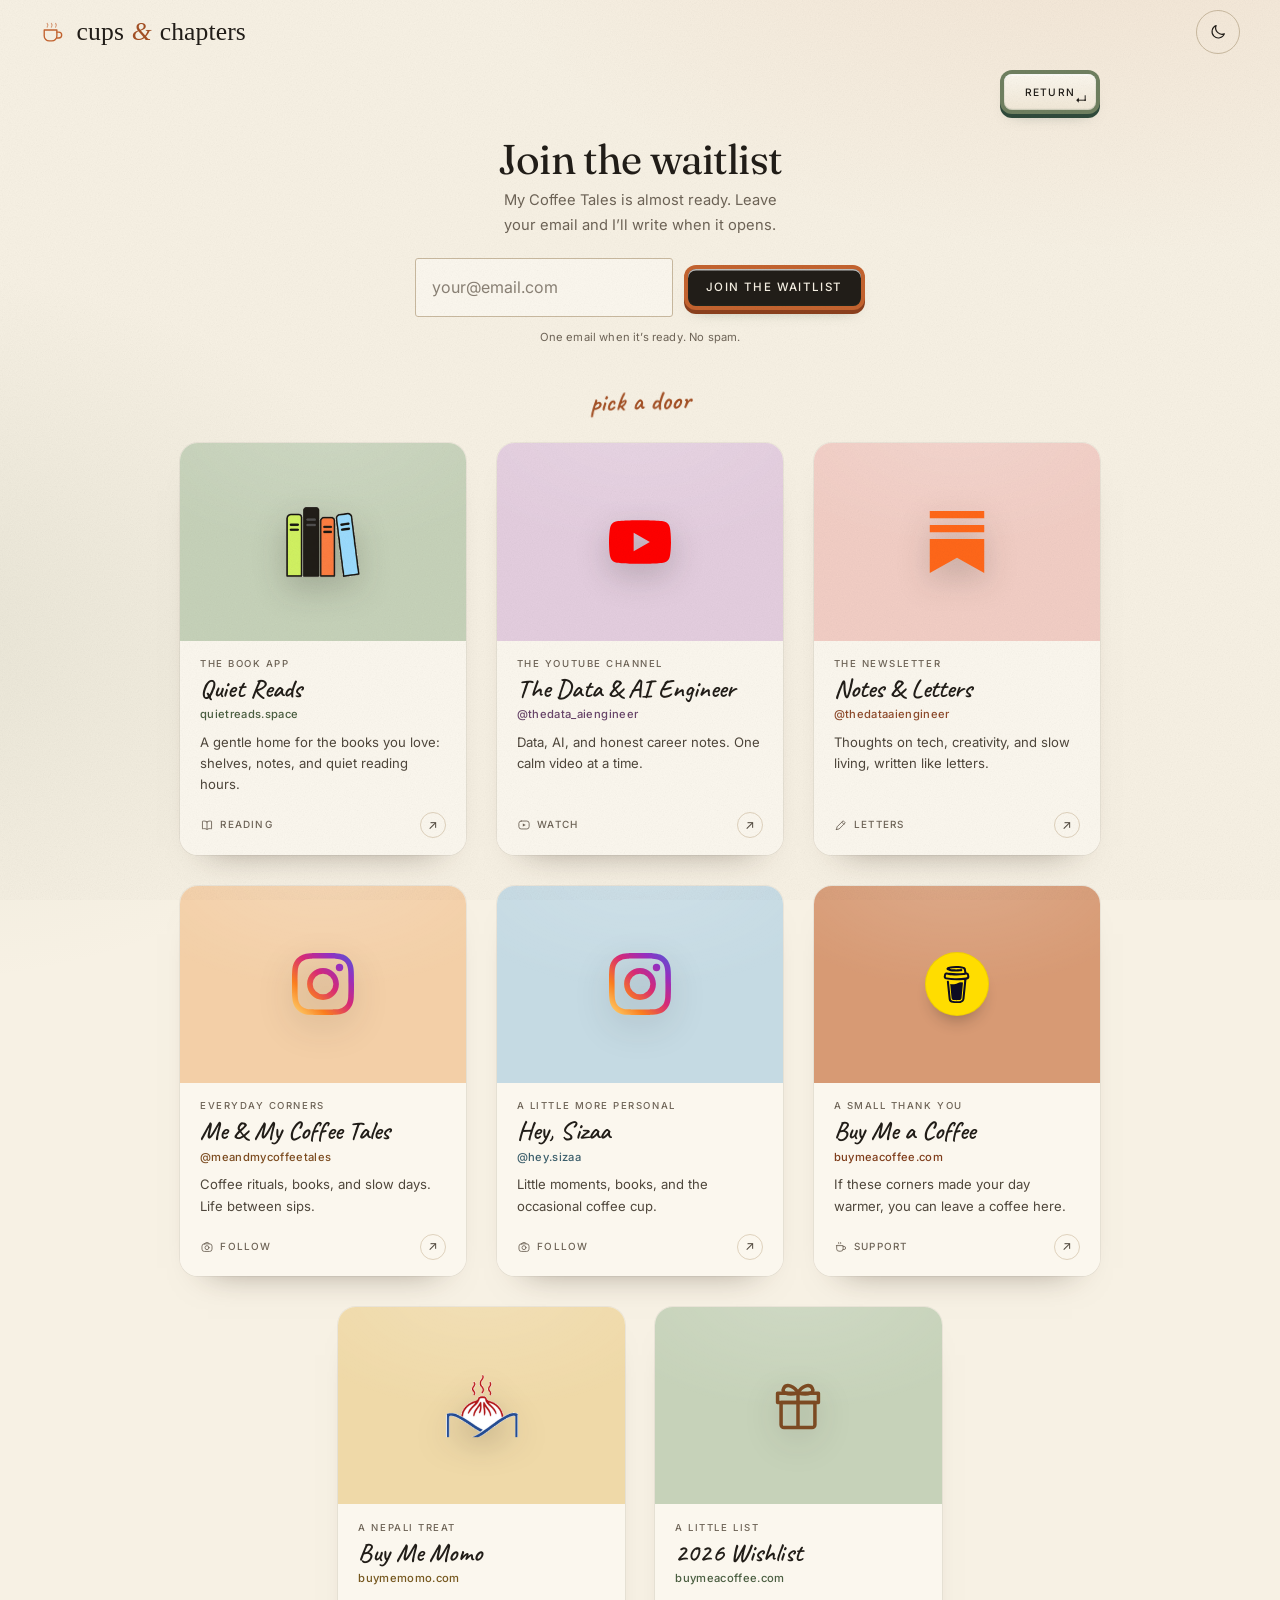
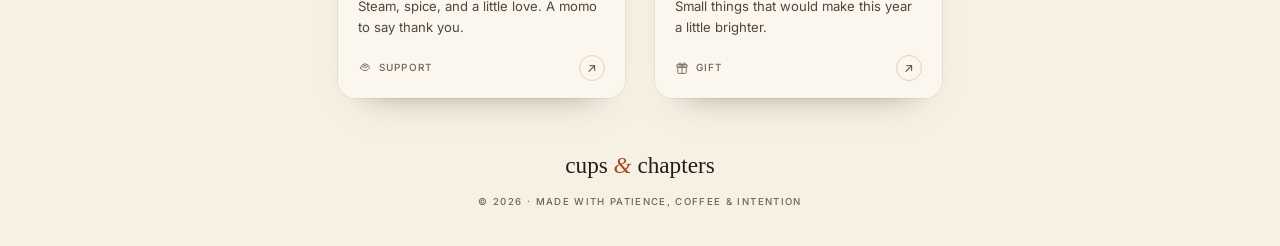
<file: links/index.html>
<!DOCTYPE html>
<html lang="en" data-theme="light">
<head>
    <meta charset="UTF-8">
    <meta name="viewport" content="width=device-width, initial-scale=1.0, viewport-fit=cover">

    <!-- SEO -->
    <title>Links | Cups &amp; Chapters</title>
    <meta name="description" content="Every link in one place: Quiet Reads, My Coffee Tales, Instagram, YouTube, Substack, and ways to say hello.">
    <meta name="theme-color" content="#F7F1E4">
    <script>
        // Apply a saved theme before first paint to avoid a flash of light mode
        try {
            if (localStorage.getItem('theme') === 'dark') {
                document.documentElement.setAttribute('data-theme', 'dark');
            }
        } catch (e) {}
    </script>

    <!-- Open Graph -->
    <meta property="og:title" content="Links | Cups &amp; Chapters">
    <meta property="og:description" content="Every link in one place: Quiet Reads, My Coffee Tales, Instagram, YouTube, Substack, and ways to say hello.">
    <meta property="og:type" content="website">
    <meta property="og:url" content="https://www.sizaadhikari.com.np/links/">
    <meta property="og:site_name" content="Cups &amp; Chapters">
    <meta property="og:image" content="https://www.sizaadhikari.com.np/assets/images/persona-better-days.png">
    <meta name="twitter:card" content="summary_large_image">
    <link rel="canonical" href="https://www.sizaadhikari.com.np/links/">

    <!-- Favicon -->
    <link rel="icon" href="data:image/svg+xml,<svg xmlns='http://www.w3.org/2000/svg' viewBox='0 0 100 100'><text y='.9em' font-size='90'>☕</text></svg>">

    <!-- Fonts: the main site's three, plus Caveat for the handwritten card titles -->
    <link rel="preconnect" href="https://fonts.googleapis.com">
    <link rel="preconnect" href="https://fonts.gstatic.com" crossorigin>
    <link href="https://fonts.googleapis.com/css2?family=Caveat:wght@600&family=Chewy&family=Fraunces:ital,opsz,wght@0,9..144,300..700;1,9..144,300..700&family=Inter:wght@300;400;500;600&display=swap" rel="stylesheet">

    <!-- Styles -->
    <link rel="stylesheet" href="../styles.css">
    <link rel="stylesheet" href="links.css">
    <noscript><style>.fade-in-up{opacity:1 !important;transform:none !important;}</style></noscript>
</head>
<body class="links-body">

    <a href="#main-content" class="skip-link">Skip to main content</a>

    <!-- Official brand marks and little category glyphs for the cards -->
    <svg class="logo-sprite" aria-hidden="true" focusable="false" width="0" height="0">
        <defs>
            <linearGradient id="ig-gradient" x1="0" y1="1" x2="1" y2="0">
                <stop offset="0" stop-color="#FEDA75"/>
                <stop offset=".28" stop-color="#FA7E1E"/>
                <stop offset=".55" stop-color="#D62976"/>
                <stop offset=".78" stop-color="#962FBF"/>
                <stop offset="1" stop-color="#4F5BD5"/>
            </linearGradient>
        </defs>
        <symbol id="brand-youtube" viewBox="0 0 24 24">
            <path d="M23.498 6.186a3.016 3.016 0 0 0-2.122-2.136C19.505 3.545 12 3.545 12 3.545s-7.505 0-9.377.505A3.017 3.017 0 0 0 .502 6.186C0 8.07 0 12 0 12s0 3.93.502 5.814a3.016 3.016 0 0 0 2.122 2.136c1.871.505 9.376.505 9.376.505s7.505 0 9.377-.505a3.015 3.015 0 0 0 2.122-2.136C24 15.93 24 12 24 12s0-3.93-.502-5.814zM9.545 15.568V8.432L15.818 12l-6.273 3.568z"/>
        </symbol>
        <symbol id="brand-instagram" viewBox="0 0 24 24">
            <path d="M7.0301.084c-1.2768.0602-2.1487.264-2.911.5634-.7888.3075-1.4575.72-2.1228 1.3877-.6652.6677-1.075 1.3368-1.3802 2.127-.2954.7638-.4956 1.6365-.552 2.914-.0564 1.2775-.0689 1.6882-.0626 4.947.0062 3.2586.0206 3.6671.0825 4.9473.061 1.2765.264 2.1482.5635 2.9107.308.7889.72 1.4573 1.388 2.1228.6679.6655 1.3365 1.0743 2.1285 1.38.7632.295 1.6361.4961 2.9134.552 1.2773.056 1.6884.069 4.9462.0627 3.2578-.0062 3.668-.0207 4.9478-.0814 1.28-.0607 2.147-.2652 2.9098-.5633.7889-.3086 1.4578-.72 2.1228-1.3881.665-.6682 1.0745-1.3378 1.3795-2.1284.2957-.7632.4966-1.636.552-2.9124.056-1.2809.0692-1.6898.063-4.948-.0063-3.2583-.021-3.6668-.0817-4.9465-.0607-1.2797-.264-2.1487-.5633-2.9117-.3084-.7889-.72-1.4568-1.3876-2.1228C21.2982 1.33 20.628.9208 19.8378.6165 19.074.321 18.2017.1197 16.9244.0645 15.6471.0093 15.236-.005 11.977.0014 8.718.0076 8.31.0215 7.0301.0839m.1402 21.6932c-1.17-.0509-1.8053-.2453-2.2287-.408-.5606-.216-.96-.4771-1.3819-.895-.422-.4178-.6811-.8186-.9-1.378-.1644-.4234-.3624-1.058-.4171-2.228-.0595-1.2645-.072-1.6442-.079-4.848-.007-3.2037.0053-3.583.0607-4.848.05-1.169.2456-1.805.408-2.2282.216-.5613.4762-.96.895-1.3816.4188-.4217.8184-.6814 1.3783-.9003.423-.1651 1.0575-.3614 2.227-.4171 1.2655-.06 1.6447-.072 4.848-.079 3.2033-.007 3.5835.005 4.8495.0608 1.169.0508 1.8053.2445 2.228.408.5608.216.96.4754 1.3816.895.4217.4194.6816.8176.9005 1.3787.1653.4217.3617 1.056.4169 2.2263.0602 1.2655.0739 1.645.0796 4.848.0058 3.203-.0055 3.5834-.061 4.848-.051 1.17-.245 1.8055-.408 2.2294-.216.5604-.4763.96-.8954 1.3814-.419.4215-.8181.6811-1.3783.9-.4224.1649-1.0577.3617-2.2262.4174-1.2656.0595-1.6448.072-4.8493.079-3.2045.007-3.5825-.006-4.848-.0608M16.953 5.5864A1.44 1.44 0 1 0 18.39 4.144a1.44 1.44 0 0 0-1.437 1.4424M5.8385 12.012c.0067 3.4032 2.7706 6.1557 6.173 6.1493 3.4026-.0065 6.157-2.7701 6.1506-6.1733-.0065-3.4032-2.771-6.1565-6.174-6.1498-3.403.0067-6.156 2.771-6.1496 6.1738M8 12.0077a4 4 0 1 1 4.008 3.9921A3.9996 3.9996 0 0 1 8 12.0077"/>
        </symbol>
        <symbol id="brand-substack" viewBox="0 0 24 24">
            <path d="M22.539 8.242H1.46V5.406h21.08v2.836zM1.46 10.812V24L12 18.11 22.54 24V10.812H1.46zM22.54 0H1.46v2.836h21.08V0z"/>
        </symbol>
        <symbol id="brand-buymeacoffee" viewBox="0 0 24 24">
            <path d="M20.216 6.415l-.132-.666c-.119-.598-.388-1.163-1.001-1.379-.197-.069-.42-.098-.57-.241-.152-.143-.196-.366-.231-.572-.065-.378-.125-.756-.192-1.133-.057-.325-.102-.69-.25-.987-.195-.4-.597-.634-.996-.788a5.723 5.723 0 00-.626-.194c-1-.263-2.05-.36-3.077-.416a25.834 25.834 0 00-3.7.062c-.915.083-1.88.184-2.75.5-.318.116-.646.256-.888.501-.297.302-.393.77-.177 1.146.154.267.415.456.692.58.36.162.737.284 1.123.366 1.075.238 2.189.331 3.287.37 1.218.05 2.437.01 3.65-.118.299-.033.598-.073.896-.119.352-.054.578-.513.474-.834-.124-.383-.457-.531-.834-.473-.466.074-.96.108-1.382.146-1.177.08-2.358.082-3.536.006a22.228 22.228 0 01-1.157-.107c-.086-.01-.18-.025-.258-.036-.243-.036-.484-.08-.724-.13-.111-.027-.111-.185 0-.212h.005c.277-.06.557-.108.838-.147h.002c.131-.009.263-.032.394-.048a25.076 25.076 0 013.426-.12c.674.019 1.347.067 2.017.144l.228.031c.267.04.533.088.798.145.392.085.895.113 1.07.542.055.137.08.288.111.431l.319 1.484a.237.237 0 01-.199.284h-.003c-.037.006-.075.01-.112.015a36.704 36.704 0 01-4.743.295 37.059 37.059 0 01-4.699-.304c-.14-.017-.293-.042-.417-.06-.326-.048-.649-.108-.973-.161-.393-.065-.768-.032-1.123.161-.29.16-.527.404-.675.701-.154.316-.199.66-.267 1-.069.34-.176.707-.135 1.056.087.753.613 1.365 1.37 1.502a39.69 39.69 0 0011.343.376.483.483 0 01.535.53l-.071.697-1.018 9.907c-.041.41-.047.832-.125 1.237-.122.637-.553 1.028-1.182 1.171-.577.131-1.165.2-1.756.205-.656.004-1.31-.025-1.966-.022-.699.004-1.556-.06-2.095-.58-.475-.458-.54-1.174-.605-1.793l-.731-7.013-.322-3.094c-.037-.351-.286-.695-.678-.678-.336.015-.718.3-.678.679l.228 2.185.949 9.112c.147 1.344 1.174 2.068 2.446 2.272.742.12 1.503.144 2.257.156.966.016 1.942.053 2.892-.122 1.408-.258 2.465-1.198 2.616-2.657.34-3.332.683-6.663 1.024-9.995l.215-2.087a.484.484 0 01.39-.426c.402-.078.787-.212 1.074-.518.455-.488.546-1.124.385-1.766zm-1.478.772c-.145.137-.363.201-.578.233-2.416.359-4.866.54-7.308.46-1.748-.06-3.477-.254-5.207-.498-.17-.024-.353-.055-.47-.18-.22-.236-.111-.71-.054-.995.052-.26.152-.609.463-.646.484-.057 1.046.148 1.526.22.577.088 1.156.159 1.737.212 2.48.226 5.002.19 7.472-.14.45-.06.899-.13 1.345-.21.399-.072.84-.206 1.08.206.166.281.188.657.162.974a.544.544 0 01-.169.364zm-6.159 3.9c-.862.37-1.84.788-3.109.788a5.884 5.884 0 01-1.569-.217l.877 9.004c.065.78.717 1.38 1.5 1.38 0 0 1.243.065 1.658.065.447 0 1.786-.065 1.786-.065.783 0 1.434-.6 1.499-1.38l.94-9.95a3.996 3.996 0 00-1.322-.238c-.826 0-1.491.284-2.26.613z"/>
        </symbol>
        <symbol id="brand-gift" viewBox="0 0 24 24">
            <path d="M4.75 10.5h14.5V20a1.25 1.25 0 0 1-1.25 1.25H6A1.25 1.25 0 0 1 4.75 20v-9.5Z" fill="none" stroke="currentColor" stroke-width="1.5" stroke-linejoin="round"/>
            <path d="M3.25 6.5h17.5v4H3.25z" fill="none" stroke="currentColor" stroke-width="1.5" stroke-linejoin="round"/>
            <path d="M12 6.5v14.75" fill="none" stroke="currentColor" stroke-width="1.5"/>
            <path d="M12 6.5C10.6 3.2 7 2.4 5.9 4.3c-1.1 1.9 1.3 3.3 6.1 2.2Zm0 0c1.4-3.3 5-4.1 6.1-2.2 1.1 1.9-1.3 3.3-6.1 2.2Z" fill="none" stroke="currentColor" stroke-width="1.5" stroke-linejoin="round"/>
        </symbol>

        <!-- Small line glyphs for the card footers -->
        <symbol id="tag-read" viewBox="0 0 24 24" fill="none" stroke="currentColor" stroke-width="1.5" stroke-linecap="round" stroke-linejoin="round">
            <path d="M12 6.6C9.9 5.2 7.1 4.8 4.2 5.6v13c2.9-.8 5.7-.4 7.8 1 2.1-1.4 4.9-1.8 7.8-1v-13c-2.9-.8-5.7-.4-7.8 1Z"/>
            <path d="M12 6.6v13"/>
        </symbol>
        <symbol id="tag-watch" viewBox="0 0 24 24" fill="none" stroke="currentColor" stroke-width="1.5" stroke-linecap="round" stroke-linejoin="round">
            <rect x="3.2" y="5.2" width="17.6" height="13.6" rx="4"/>
            <path d="M10 9.4l5 2.6-5 2.6V9.4Z" fill="currentColor" stroke="none"/>
        </symbol>
        <symbol id="tag-write" viewBox="0 0 24 24" fill="none" stroke="currentColor" stroke-width="1.5" stroke-linecap="round" stroke-linejoin="round">
            <path d="M4.2 19.8l1-4.6L15.7 4.7l3.6 3.6L8.8 18.8l-4.6 1Z"/>
            <path d="M13.3 7.1l3.6 3.6"/>
        </symbol>
        <symbol id="tag-follow" viewBox="0 0 24 24" fill="none" stroke="currentColor" stroke-width="1.5" stroke-linecap="round" stroke-linejoin="round">
            <rect x="3.4" y="6.6" width="17.2" height="13" rx="4"/>
            <circle cx="12" cy="13.1" r="3.4"/>
            <path d="M8.4 6.6l1.4-2.1h4.4l1.4 2.1"/>
        </symbol>
        <symbol id="tag-coffee" viewBox="0 0 24 24" fill="none" stroke="currentColor" stroke-width="1.5" stroke-linecap="round" stroke-linejoin="round">
            <path d="M4.6 9.6h11v5.6a4 4 0 0 1-4 4h-3a4 4 0 0 1-4-4V9.6Z"/>
            <path d="M15.6 11.1h1.7a2.6 2.6 0 0 1 0 5.2h-1.7"/>
            <path d="M7.7 6.7c.8-.9.8-1.9 0-2.8M11.1 6.7c.8-.9.8-1.9 0-2.8"/>
        </symbol>
        <symbol id="tag-momo" viewBox="0 0 24 24" fill="none" stroke="currentColor" stroke-width="1.5" stroke-linecap="round" stroke-linejoin="round">
            <path d="M4.5 12.4c0-4.1 3.4-7.4 7.5-7.4s7.5 3.3 7.5 7.4c-2.3 2.7-4.8 4-7.5 4s-5.2-1.3-7.5-4Z"/>
            <path d="M7.4 9.4c1.5 1.1 3 1.6 4.6 1.6s3.1-.5 4.6-1.6"/>
            <path d="M9.2 6.4c.8 1 1.7 1.6 2.8 1.6s2-.6 2.8-1.6"/>
        </symbol>
    </svg>

    <!-- Navigation: the page styles reduce this to the logo + theme toggle -->
    <nav class="navbar" id="navbar" aria-label="Main navigation">
        <div class="nav-container">
            <a href="../#home" class="nav-logo" aria-label="Cups and Chapters, home">
                <svg class="logo-mark" viewBox="0 0 32 32" aria-hidden="true">
                    <path d="M5 13h15v7a6 6 0 0 1-6 6h-3a6 6 0 0 1-6-6v-7Z" fill="none" stroke="currentColor" stroke-width="1.6" stroke-linejoin="round"/>
                    <path d="M20 15.5h2.2a3.5 3.5 0 0 1 0 7H20" fill="none" stroke="currentColor" stroke-width="1.6" stroke-linecap="round"/>
                    <path d="M8.5 9.5c1.2-1.4 1.2-2.8 0-4.2M13.5 9.5c1.2-1.4 1.2-2.8 0-4.2M18.5 9.5c1.2-1.4 1.2-2.8 0-4.2" fill="none" stroke="currentColor" stroke-width="1.4" stroke-linecap="round" opacity=".6"/>
                </svg>
                <span class="logo-text">cups <em>&amp;</em> chapters</span>
            </a>

            <button class="mobile-menu-toggle" type="button" aria-label="Open menu" aria-expanded="false" aria-controls="nav-menu">
                <span class="hamburger"></span>
            </button>

            <div class="nav-menu" id="nav-menu">
                <ul class="nav-links">
                    <li><a href="../#about" class="nav-link" data-section="about">About</a></li>
                    <li><a href="../#corners" class="nav-link" data-section="corners">Corners</a></li>
                    <li><a href="../#setup" class="nav-link" data-section="setup">Things</a></li>
                    <li><a href="../#journey" class="nav-link" data-section="journey">Journey</a></li>
                    <li><a href="../#collaborate" class="nav-link" data-section="collaborate">Collabs</a></li>
                    <li><a href="../#hello" class="nav-link" data-section="hello">Hello</a></li>
                    <li><a href="./" class="nav-link" aria-current="page">Links</a></li>
                </ul>

                <button class="theme-toggle" id="theme-toggle" type="button" aria-label="Toggle dark mode">
                    <svg class="theme-icon moon" viewBox="0 0 24 24" aria-hidden="true">
                        <path d="M20.5 14.5A8.5 8.5 0 0 1 9.5 3.5a8.5 8.5 0 1 0 11 11Z" fill="none" stroke="currentColor" stroke-width="1.5" stroke-linejoin="round"/>
                    </svg>
                    <svg class="theme-icon sun" viewBox="0 0 24 24" aria-hidden="true">
                        <circle cx="12" cy="12" r="4" fill="none" stroke="currentColor" stroke-width="1.5"/>
                        <path d="M12 2v2.5M12 19.5V22M2 12h2.5M19.5 12H22M4.9 4.9l1.8 1.8M17.3 17.3l1.8 1.8M19.1 4.9l-1.8 1.8M6.7 17.3l-1.8 1.8" stroke="currentColor" stroke-width="1.5" stroke-linecap="round"/>
                    </svg>
                </button>
            </div>
        </div>
    </nav>

    <main id="main-content" tabindex="-1">
        <section class="links-page" id="links" aria-label="All links">
            <div class="container">
                <div class="links-shell">

                    <!-- Back to the main site -->
                    <div class="links-home-bar fade-in-up">
                        <a class="keycap keycap--return" href="../" aria-label="Back to Cups and Chapters home">
                            <span class="keycap-face">
                                <span class="keycap-label">Return</span>
                                <span class="keycap-glyph" aria-hidden="true">↵</span>
                            </span>
                        </a>
                    </div>

                    <!-- Waitlist, first and quiet -->
                    <section class="links-waitlist fade-in-up" id="links-waitlist" aria-labelledby="links-waitlist-title">
                        <h1 id="links-waitlist-title">Join the waitlist</h1>
                        <p class="links-waitlist-sub">My Coffee Tales is almost ready. Leave your email and I’ll write when it opens.</p>

                        <!-- Formspree handles waitlist signups; script.js submits it without leaving the page. -->
                        <form class="newsletter-form" id="coffee-waitlist-form" action="https://formspree.io/f/xaeejvqg" method="POST">
                            <input type="hidden" name="_subject" value="My Coffee Tales waitlist">
                            <input type="hidden" name="interest" value="my-coffee-tales">
                            <input type="hidden" name="source" value="links-page">
                            <div class="hp-field" aria-hidden="true">
                                <label for="coffee-waitlist-gotcha">Leave this field empty</label>
                                <input type="text" name="_gotcha" id="coffee-waitlist-gotcha" tabindex="-1" autocomplete="off">
                            </div>
                            <div class="form-row">
                                <label class="sr-only" for="coffee-waitlist-email">Email address</label>
                                <input type="email" name="email" id="coffee-waitlist-email" placeholder="your@email.com" required autocomplete="email" maxlength="254" class="newsletter-input">
                                <button type="submit" class="keycap keycap--submit">
                                    <span class="keycap-face">
                                        <span class="keycap-label">Join the waitlist</span>
                                    </span>
                                </button>
                            </div>
                            <p class="form-note">One email when it’s ready. No spam.</p>
                            <p class="form-status" id="coffee-waitlist-status" role="status" aria-live="polite"></p>
                        </form>
                    </section>

                    <p class="links-grid-note fade-in-up">pick a door</p>

                    <ul class="link-grid fade-in-up">
                        <li>
                            <a class="link-card link-card--sage" href="https://quietreads.space/" target="_blank" rel="noopener">
                                <span class="link-card-art" aria-hidden="true">
                                    <span class="link-card-mark link-card-mark--image">
                                        <img src="../assets/icons/quiet-reads.png" alt="" width="256" height="256" loading="lazy" decoding="async">
                                    </span>
                                </span>
                                <span class="link-card-body">
                                    <span class="link-card-kind">the book app</span>
                                    <span class="link-card-title">Quiet Reads</span>
                                    <span class="link-card-handle">quietreads.space</span>
                                    <span class="link-card-bio">A gentle home for the books you love: shelves, notes, and quiet reading hours.</span>
                                    <span class="link-card-foot">
                                        <span class="link-card-tag">
                                            <svg viewBox="0 0 24 24" aria-hidden="true"><use href="#tag-read"></use></svg>
                                            Reading
                                        </span>
                                        <span class="link-card-arrow" aria-hidden="true">↗</span>
                                    </span>
                                </span>
                            </a>
                        </li>

                        <li>
                            <a class="link-card link-card--lilac" href="https://www.youtube.com/@thedata_aiengineer" target="_blank" rel="noopener">
                                <span class="link-card-art" aria-hidden="true">
                                    <span class="link-card-mark link-card-mark--youtube">
                                        <svg viewBox="0 0 24 24"><use href="#brand-youtube"></use></svg>
                                    </span>
                                </span>
                                <span class="link-card-body">
                                    <span class="link-card-kind">the youtube channel</span>
                                    <span class="link-card-title">The Data &amp; AI Engineer</span>
                                    <span class="link-card-handle">@thedata_aiengineer</span>
                                    <span class="link-card-bio">Data, AI, and honest career notes. One calm video at a time.</span>
                                    <span class="link-card-foot">
                                        <span class="link-card-tag">
                                            <svg viewBox="0 0 24 24" aria-hidden="true"><use href="#tag-watch"></use></svg>
                                            Watch
                                        </span>
                                        <span class="link-card-arrow" aria-hidden="true">↗</span>
                                    </span>
                                </span>
                            </a>
                        </li>

                        <li>
                            <a class="link-card link-card--pink" href="https://substack.com/@thedataaiengineer" target="_blank" rel="noopener">
                                <span class="link-card-art" aria-hidden="true">
                                    <span class="link-card-mark link-card-mark--substack">
                                        <svg viewBox="0 0 24 24"><use href="#brand-substack"></use></svg>
                                    </span>
                                </span>
                                <span class="link-card-body">
                                    <span class="link-card-kind">the newsletter</span>
                                    <span class="link-card-title">Notes &amp; Letters</span>
                                    <span class="link-card-handle">@thedataaiengineer</span>
                                    <span class="link-card-bio">Thoughts on tech, creativity, and slow living, written like letters.</span>
                                    <span class="link-card-foot">
                                        <span class="link-card-tag">
                                            <svg viewBox="0 0 24 24" aria-hidden="true"><use href="#tag-write"></use></svg>
                                            Letters
                                        </span>
                                        <span class="link-card-arrow" aria-hidden="true">↗</span>
                                    </span>
                                </span>
                            </a>
                        </li>

                        <li>
                            <a class="link-card link-card--peach" href="https://www.instagram.com/meandmycoffeetales?dlrf=YWFlYmM1Z3hjM2Ji&amp;utm_source=qr" target="_blank" rel="noopener">
                                <span class="link-card-art" aria-hidden="true">
                                    <span class="link-card-mark link-card-mark--instagram">
                                        <svg viewBox="0 0 24 24"><use href="#brand-instagram"></use></svg>
                                    </span>
                                </span>
                                <span class="link-card-body">
                                    <span class="link-card-kind">everyday corners</span>
                                    <span class="link-card-title">Me &amp; My Coffee Tales</span>
                                    <span class="link-card-handle">@meandmycoffeetales</span>
                                    <span class="link-card-bio">Coffee rituals, books, and slow days. Life between sips.</span>
                                    <span class="link-card-foot">
                                        <span class="link-card-tag">
                                            <svg viewBox="0 0 24 24" aria-hidden="true"><use href="#tag-follow"></use></svg>
                                            Follow
                                        </span>
                                        <span class="link-card-arrow" aria-hidden="true">↗</span>
                                    </span>
                                </span>
                            </a>
                        </li>

                        <li>
                            <a class="link-card link-card--sky" href="https://www.instagram.com/hey.sizaa/" target="_blank" rel="noopener">
                                <span class="link-card-art" aria-hidden="true">
                                    <span class="link-card-mark link-card-mark--instagram">
                                        <svg viewBox="0 0 24 24"><use href="#brand-instagram"></use></svg>
                                    </span>
                                </span>
                                <span class="link-card-body">
                                    <span class="link-card-kind">a little more personal</span>
                                    <span class="link-card-title">Hey, Sizaa</span>
                                    <span class="link-card-handle">@hey.sizaa</span>
                                    <span class="link-card-bio">Little moments, books, and the occasional coffee cup.</span>
                                    <span class="link-card-foot">
                                        <span class="link-card-tag">
                                            <svg viewBox="0 0 24 24" aria-hidden="true"><use href="#tag-follow"></use></svg>
                                            Follow
                                        </span>
                                        <span class="link-card-arrow" aria-hidden="true">↗</span>
                                    </span>
                                </span>
                            </a>
                        </li>

                        <li>
                            <a class="link-card link-card--terra" href="https://www.buymeacoffee.com/FlGZgfnIYV" target="_blank" rel="noopener">
                                <span class="link-card-art" aria-hidden="true">
                                    <span class="link-card-mark link-card-mark--bmc">
                                        <svg viewBox="0 0 24 24"><use href="#brand-buymeacoffee"></use></svg>
                                    </span>
                                </span>
                                <span class="link-card-body">
                                    <span class="link-card-kind">a small thank you</span>
                                    <span class="link-card-title">Buy Me a Coffee</span>
                                    <span class="link-card-handle">buymeacoffee.com</span>
                                    <span class="link-card-bio">If these corners made your day warmer, you can leave a coffee here.</span>
                                    <span class="link-card-foot">
                                        <span class="link-card-tag">
                                            <svg viewBox="0 0 24 24" aria-hidden="true"><use href="#tag-coffee"></use></svg>
                                            Support
                                        </span>
                                        <span class="link-card-arrow" aria-hidden="true">↗</span>
                                    </span>
                                </span>
                            </a>
                        </li>

                        <li>
                            <a class="link-card link-card--gold" href="https://buymemomo.com/meandmycoffeetales" target="_blank" rel="noopener">
                                <span class="link-card-art" aria-hidden="true">
                                    <span class="link-card-mark link-card-mark--image">
                                        <img src="../assets/icons/buy-me-momo.png" alt="" width="256" height="256" loading="lazy" decoding="async">
                                    </span>
                                </span>
                                <span class="link-card-body">
                                    <span class="link-card-kind">a nepali treat</span>
                                    <span class="link-card-title">Buy Me Momo</span>
                                    <span class="link-card-handle">buymemomo.com</span>
                                    <span class="link-card-bio">Steam, spice, and a little love. A momo to say thank you.</span>
                                    <span class="link-card-foot">
                                        <span class="link-card-tag">
                                            <svg viewBox="0 0 24 24" aria-hidden="true"><use href="#tag-momo"></use></svg>
                                            Support
                                        </span>
                                        <span class="link-card-arrow" aria-hidden="true">↗</span>
                                    </span>
                                </span>
                            </a>
                        </li>

                        <li>
                            <a class="link-card link-card--sage" href="https://buymeacoffee.com/flgzgfniyv/2026-wishlist" target="_blank" rel="noopener">
                                <span class="link-card-art" aria-hidden="true">
                                    <span class="link-card-mark link-card-mark--gift">
                                        <svg viewBox="0 0 24 24"><use href="#brand-gift"></use></svg>
                                    </span>
                                </span>
                                <span class="link-card-body">
                                    <span class="link-card-kind">a little list</span>
                                    <span class="link-card-title">2026 Wishlist</span>
                                    <span class="link-card-handle">buymeacoffee.com</span>
                                    <span class="link-card-bio">Small things that would make this year a little brighter.</span>
                                    <span class="link-card-foot">
                                        <span class="link-card-tag">
                                            <svg viewBox="0 0 24 24" aria-hidden="true"><use href="#brand-gift"></use></svg>
                                            Gift
                                        </span>
                                        <span class="link-card-arrow" aria-hidden="true">↗</span>
                                    </span>
                                </span>
                            </a>
                        </li>
                    </ul>

                </div>
            </div>
        </section>
    </main>

    <!-- Footer -->
    <footer class="links-footer">
        <a href="../" class="links-footer-logo">cups <em>&amp;</em> chapters</a>
        <p class="links-footer-copy">© <span id="year"></span> · made with patience, coffee &amp; intention</p>
    </footer>

    <button class="back-to-top" id="back-to-top" type="button" aria-label="Back to top">
        <svg viewBox="0 0 24 24" fill="none" stroke="currentColor" stroke-width="1.6" aria-hidden="true">
            <path d="M18 15l-6-6-6 6"/>
        </svg>
    </button>

    <script src="../script.js"></script>
</body>
</html>
</file>
<file: styles.css>
/* ============================================================
   CUPS & CHAPTERS: a cozy corner for coffee, books & slow making
   Palette: warm paper, espresso ink, terracotta, forest, dusty pink
   Type: Fraunces (display) · Inter (body) · Chewy (handwritten)
   ============================================================ */

/* ---------- Tokens ---------- */
:root {
    --paper: #F7F1E4;
    --paper-2: #F1E8D7;
    --paper-3: #FBF7EE;
    --ink: #211D18;
    --ink-soft: #4E463B;
    --muted: #6E6457;
    --line: #DED1BC;
    --line-strong: #C9B99F;
    --terracotta: #C4632F;
    --terracotta-deep: #A34F23;
    --sage: #6F8060;
    --sage-ink: #556549;
    --forest: #2F4A3B;
    --pink: #E9C3BA;
    --gold: #B98A3E;
    --cream: #F7F1E4;
    --espresso: #211B15;
    --shelf-1: #A97D52;
    --shelf-2: #7C5738;
    --shelf-3: #5A3D26;
    --tape: rgba(223, 199, 158, .72);
    --rule: rgba(33, 29, 24, .075);
    --tone-cream: #FBF7EE;
    --tone-sage: #EDF0E2;
    --tone-pink: #F8E8E2;
    --tone-sand: #F5EAD6;
    --wash-terracotta: rgba(196, 99, 47, .10);
    --wash-sage: rgba(111, 128, 96, .10);
    --arsenal-digital: #4F6A58;
    --arsenal-analog: #B4572B;
    --arsenal-coffee: #80521F;
    --gokyo-wash: #6E8E98;
    --shadow-soft: 0 24px 50px -28px rgba(54, 39, 24, .38);
    --shadow-card: 0 12px 30px -20px rgba(54, 39, 24, .38);
    --shadow-lift: 0 28px 55px -24px rgba(54, 39, 24, .42);
    --font-display: 'Fraunces', Georgia, 'Times New Roman', serif;
    --font-body: 'Inter', -apple-system, BlinkMacSystemFont, 'Segoe UI', sans-serif;
    --font-hand: 'Chewy', cursive;
    --nav-h: 78px;
    --ease-soft: cubic-bezier(.22, .75, .25, 1);
    --safe-top: env(safe-area-inset-top, 0px);
    --safe-right: env(safe-area-inset-right, 0px);
    --safe-bottom: env(safe-area-inset-bottom, 0px);
    --safe-left: env(safe-area-inset-left, 0px);
}

[data-theme="dark"] {
    --paper: #191512;
    --paper-2: #211B16;
    --paper-3: #241E19;
    --ink: #F1E7D8;
    --ink-soft: #D2C5B2;
    --muted: #A99C8A;
    --line: #3A3128;
    --line-strong: #4C4033;
    --terracotta: #E08A5C;
    --terracotta-deep: #F0A47A;
    --sage: #9FB392;
    --sage-ink: #B4C6A4;
    --pink: #E9C3BA;
    --gold: #D2A65C;
    --tape: rgba(196, 160, 110, .28);
    --rule: rgba(247, 241, 228, .06);
    --tone-cream: #241E19;
    --tone-sage: #252B21;
    --tone-pink: #30231F;
    --tone-sand: #2B241C;
    --wash-terracotta: rgba(224, 138, 92, .09);
    --wash-sage: rgba(159, 179, 146, .06);
    --arsenal-digital: #A8C2A9;
    --arsenal-analog: #F0A47A;
    --arsenal-coffee: #D8B77A;
    --gokyo-wash: #8FB3BE;
    --shadow-soft: 0 24px 50px -28px rgba(0, 0, 0, .75);
    --shadow-card: 0 12px 30px -20px rgba(0, 0, 0, .7);
    --shadow-lift: 0 28px 55px -24px rgba(0, 0, 0, .8);
}

/* ---------- Reset & base ---------- */
*, *::before, *::after { box-sizing: border-box; }
* { margin: 0; padding: 0; }

html {
    scroll-behavior: smooth;
    scroll-padding-top: calc(var(--nav-h) + 16px);
    -webkit-text-size-adjust: 100%;
    color-scheme: light;
    overflow-x: hidden;
    overflow-x: clip;
}
[data-theme="dark"] { color-scheme: dark; }

body {
    font-family: var(--font-body);
    font-weight: 400;
    font-size: 1rem;
    line-height: 1.7;
    color: var(--ink-soft);
    background-color: var(--paper);
    background-image:
        radial-gradient(1100px 650px at 88% -8%, var(--wash-terracotta), transparent 62%),
        radial-gradient(900px 600px at -8% 34%, var(--wash-sage), transparent 60%);
    -webkit-font-smoothing: antialiased;
    -moz-osx-font-smoothing: grayscale;
    overflow-x: hidden;
    transition: background-color .35s ease, color .35s ease;
}

/* paper grain */
body::after {
    content: "";
    position: fixed;
    inset: 0;
    z-index: 9999;
    pointer-events: none;
    opacity: .18;
    mix-blend-mode: multiply;
    background-image: url("data:image/svg+xml,%3Csvg xmlns='http://www.w3.org/2000/svg' width='180' height='180'%3E%3Cfilter id='n'%3E%3CfeTurbulence type='fractalNoise' baseFrequency='.85' numOctaves='3' stitchTiles='stitch'/%3E%3CfeColorMatrix type='saturate' values='0'/%3E%3C/filter%3E%3Crect width='100%25' height='100%25' filter='url(%23n)' opacity='.55'/%3E%3C/svg%3E");
}
[data-theme="dark"] body::after { opacity: .09; mix-blend-mode: screen; }

/* Dimmed backdrop behind the open mobile menu */
body::before {
    content: "";
    position: fixed;
    inset: 0;
    z-index: 999;
    background: rgba(33, 29, 24, .38);
    opacity: 0;
    visibility: hidden;
    pointer-events: none;
    transition: opacity .3s ease, visibility 0s linear .3s;
}
body.nav-open::before {
    opacity: 1;
    visibility: visible;
    pointer-events: auto;
    transition: opacity .3s ease, visibility 0s linear 0s;
}
[data-theme="dark"] body::before { background: rgba(0, 0, 0, .55); }

::selection { background: rgba(196, 99, 47, .24); color: var(--ink); }

:focus-visible {
    outline: 2px solid var(--terracotta);
    outline-offset: 3px;
    border-radius: 2px;
}

img, svg { display: block; max-width: 100%; }
img { height: auto; }
ul, ol { list-style: none; }
a { color: inherit; text-decoration: none; }
button { font: inherit; color: inherit; background: none; border: 0; cursor: pointer; }
input { font: inherit; color: inherit; }
em { font-style: italic; }

a, button {
    touch-action: manipulation;
    -webkit-tap-highlight-color: rgba(196, 99, 47, .14);
}

h1, h2, h3, h4 {
    font-family: var(--font-display);
    font-weight: 400;
    color: var(--ink);
    line-height: 1.1;
    letter-spacing: -.015em;
}

p { color: var(--ink-soft); }

#main-content:focus { outline: none; }

.container {
    width: 100%;
    max-width: 1200px;
    margin: 0 auto;
    padding-left: calc(clamp(1.25rem, 4vw, 2.5rem) + var(--safe-left));
    padding-right: calc(clamp(1.25rem, 4vw, 2.5rem) + var(--safe-right));
}

.section { padding: clamp(3.75rem, 6vw, 5.5rem) 0; position: relative; }

.sr-only {
    position: absolute !important;
    width: 1px; height: 1px;
    padding: 0; margin: -1px;
    overflow: hidden; clip: rect(0 0 0 0);
    white-space: nowrap; border: 0;
}

/* Hidden field used only for spam filtering */
.hp-field {
    position: absolute !important;
    left: -9999px !important;
    width: 1px;
    height: 1px;
    overflow: hidden;
    opacity: 0;
    pointer-events: none;
}

.skip-link {
    position: fixed;
    top: -100px;
    left: 1.25rem;
    z-index: 10000;
    background: var(--ink);
    color: var(--paper);
    padding: .75rem 1.25rem;
    border-radius: 3px;
    font-size: .82rem;
    letter-spacing: .04em;
}
.skip-link:focus { top: 1.25rem; }

/* ---------- Shared type & ornaments ---------- */
.hand {
    font-family: var(--font-hand);
    font-size: clamp(1.15rem, 1.8vw, 1.4rem);
    font-weight: 400;
    line-height: 1.2;
    color: var(--terracotta-deep);
    letter-spacing: .01em;
    margin-bottom: .5rem;
}

.eyebrow {
    display: flex;
    align-items: center;
    gap: .7rem;
    font-size: .7rem;
    font-weight: 500;
    letter-spacing: .2em;
    text-transform: uppercase;
    color: var(--muted);
    margin-bottom: 1rem;
}
.eyebrow::before {
    content: "";
    width: 28px;
    height: 1px;
    background: var(--terracotta);
    flex: none;
}

.section-head {
    text-align: center;
    max-width: 720px;
    margin: 0 auto clamp(2.5rem, 5vw, 4rem);
}
.section-head--left {
    text-align: left;
    max-width: 640px;
    margin-left: 0;
    margin-right: 0;
}
.section-title {
    font-size: clamp(2.15rem, 4.4vw, 3.6rem);
    line-height: 1.04;
    letter-spacing: -.02em;
    text-wrap: balance;
}
.section-title em {
    font-style: italic;
    color: var(--terracotta-deep);
    font-weight: 300;
}
.section-sub {
    max-width: 54ch;
    margin: .95rem auto 0;
    font-size: .98rem;
    line-height: 1.75;
    color: var(--muted);
    text-wrap: balance;
}
.section-head--left .section-sub { margin-left: 0; }

/* ---------- Buttons & links ---------- */
.btn {
    display: inline-flex;
    align-items: center;
    gap: .7rem;
    padding: .95rem 1.5rem;
    border: 1px solid var(--ink);
    border-radius: 3px;
    font-size: .76rem;
    font-weight: 500;
    letter-spacing: .12em;
    text-transform: uppercase;
    line-height: 1;
    cursor: pointer;
    transition: transform .25s var(--ease-soft), box-shadow .25s var(--ease-soft),
                background-color .25s ease, color .25s ease;
}
.btn-ink {
    background: var(--ink);
    color: var(--paper);
    box-shadow: 3px 3px 0 var(--terracotta);
}
.btn-ink:hover {
    transform: translate(-1px, -1px);
    box-shadow: 6px 6px 0 var(--terracotta);
    color: var(--paper);
}
.btn:active { transform: translate(0, 0); box-shadow: 2px 2px 0 var(--terracotta); }
.btn-arrow {
    font-family: var(--font-body);
    font-size: .95rem;
    line-height: .8;
    letter-spacing: 0;
}

.link-hand {
    display: inline-flex;
    align-items: center;
    gap: .35rem;
    font-family: var(--font-hand);
    font-size: 1.12rem;
    font-weight: 400;
    color: var(--terracotta-deep);
    border-bottom: 1px solid transparent;
    padding-bottom: 1px;
    transition: color .2s ease, border-color .2s ease;
}
.link-hand:hover { color: var(--ink); border-bottom-color: var(--terracotta); }

/* ============================================================
   NAVIGATION
   ============================================================ */
.navbar {
    position: fixed;
    inset: 0 0 auto 0;
    z-index: 1000;
    background: var(--paper);
    background: color-mix(in srgb, var(--paper) 82%, transparent);
    -webkit-backdrop-filter: blur(14px);
    backdrop-filter: blur(14px);
    border-bottom: 1px solid transparent;
    transition: background-color .3s ease, border-color .3s ease, box-shadow .3s ease;
}
.navbar.scrolled {
    background: color-mix(in srgb, var(--paper) 94%, transparent);
    border-bottom-color: var(--line);
    box-shadow: 0 6px 24px -20px rgba(54, 39, 24, .5);
}
.nav-container {
    display: flex;
    align-items: center;
    justify-content: space-between;
    gap: 2rem;
    height: var(--nav-h);
    max-width: 1320px;
    margin: 0 auto;
    padding-left: calc(clamp(1.25rem, 3.5vw, 2.5rem) + var(--safe-left));
    padding-right: calc(clamp(1.25rem, 3.5vw, 2.5rem) + var(--safe-right));
}
.nav-logo {
    display: inline-flex;
    align-items: center;
    gap: .6rem;
    min-height: 44px;
    color: var(--ink);
    flex: none;
}
.logo-mark {
    width: 27px;
    height: 27px;
    color: var(--terracotta);
    transition: rotate .4s var(--ease-soft);
}
.nav-logo:hover .logo-mark { rotate: -8deg; }
.logo-text {
    font-family: var(--font-hand);
    font-weight: 400;
    font-size: 1.6rem;
    letter-spacing: .005em;
    line-height: 1;
}
.logo-text em {
    color: var(--terracotta-deep);
    font-style: italic;
    font-weight: 300;
    padding: 0 .05em;
}

.nav-menu {
    display: flex;
    align-items: center;
    gap: clamp(1rem, 2.4vw, 2.25rem);
}
.nav-links {
    display: flex;
    align-items: center;
    gap: clamp(.8rem, 1.7vw, 1.5rem);
}
.nav-link {
    position: relative;
    padding: .4rem 0;
    font-size: .68rem;
    font-weight: 500;
    letter-spacing: .16em;
    text-transform: uppercase;
    color: var(--ink-soft);
    transition: color .2s ease;
    white-space: nowrap;
}
.nav-link::after {
    content: "";
    position: absolute;
    left: 0;
    bottom: .1rem;
    width: 100%;
    height: 1px;
    background: var(--terracotta);
    transform: scaleX(0);
    transform-origin: left;
    transition: transform .28s var(--ease-soft);
}
.nav-link:hover, .nav-link.active { color: var(--ink); }
.nav-link:hover::after, .nav-link.active::after { transform: scaleX(1); }

.theme-toggle {
    display: grid;
    place-items: center;
    width: 44px;
    height: 44px;
    flex: none;
    border: 1px solid var(--line-strong);
    border-radius: 50%;
    color: var(--ink);
    transition: border-color .2s ease, color .2s ease, rotate .4s var(--ease-soft);
}
.theme-toggle:hover { border-color: var(--terracotta); color: var(--terracotta-deep); rotate: 12deg; }
.theme-icon { width: 18px; height: 18px; }
.theme-icon.sun { display: none; }
[data-theme="dark"] .theme-icon.moon { display: none; }
[data-theme="dark"] .theme-icon.sun { display: block; }

.mobile-menu-toggle {
    display: none;
    width: 44px;
    height: 44px;
    position: relative;
    z-index: 1002;
    padding: 10px;
}
.hamburger {
    display: block;
    width: 100%;
    height: 1.5px;
    background: var(--ink);
    position: relative;
    transition: background-color .2s ease;
}
.hamburger::before, .hamburger::after {
    content: "";
    position: absolute;
    left: 0;
    width: 100%;
    height: 1.5px;
    background: var(--ink);
    transition: transform .25s var(--ease-soft), top .25s var(--ease-soft);
}
.hamburger::before { top: -7px; }
.hamburger::after { top: 7px; }
.mobile-menu-toggle[aria-expanded="true"] .hamburger { background: transparent; }
.mobile-menu-toggle[aria-expanded="true"] .hamburger::before { top: 0; transform: rotate(45deg); }
.mobile-menu-toggle[aria-expanded="true"] .hamburger::after { top: 0; transform: rotate(-45deg); }

/* ============================================================
   HERO
   ============================================================ */
.hero {
    position: relative;
    overflow: hidden;
    padding: clamp(6.5rem, 8vw, 7.5rem) 0 clamp(2.25rem, 4vw, 3.25rem);
}
.hero-min {
    position: relative;
    width: 100%;
    max-width: 1200px;
    min-height: clamp(540px, 60vh, 620px);
    margin: 0 auto;
    padding-left: calc(clamp(1.25rem, 4vw, 2.5rem) + var(--safe-left));
    padding-right: calc(clamp(1.25rem, 4vw, 2.5rem) + var(--safe-right));
    display: grid;
    place-items: center;
}
.hero-center {
    position: relative;
    z-index: 2;
    width: 100%;
    max-width: min(700px, 62vw);
    text-align: center;
}
.hero-hello {
    font-family: var(--font-body);
    font-size: clamp(1.1rem, 1.6vw, 1.35rem);
    font-weight: 400;
    line-height: 1.5;
    color: var(--terracotta-deep);
    margin-bottom: 1.15rem;
}
.hero-title {
    font-family: var(--font-body);
    font-size: clamp(1.8rem, 2.7vw, 2.5rem);
    font-weight: 400;
    line-height: 1.3;
    letter-spacing: -.02em;
    margin-bottom: 1.25rem;
    color: var(--ink);
    text-wrap: balance;
}
.scribble {
    font-family: var(--font-body);
    font-style: normal;
    font-weight: 500;
    color: var(--terracotta-deep);
}
.hero-lede {
    max-width: 44ch;
    margin: 0 auto 1.9rem;
    font-size: clamp(.92rem, 1.05vw, 1rem);
    line-height: 1.8;
    color: var(--muted);
    text-wrap: balance;
}
.hero-lede .heart,
.hero-title .heart { color: var(--terracotta-deep); }
.hero-pill {
    display: inline-flex;
    align-items: center;
    gap: .55rem;
    padding: .58rem 1.15rem;
    border: 1px solid var(--line-strong);
    border-radius: 999px;
    font-size: .66rem;
    font-weight: 500;
    letter-spacing: .14em;
    text-transform: uppercase;
    color: var(--ink);
    transition: background-color .25s ease, color .25s ease,
                border-color .25s ease, translate .25s var(--ease-soft);
}
.hero-pill span {
    font-family: var(--font-body);
    font-size: .9rem;
    letter-spacing: 0;
}
.hero-pill:hover {
    background: var(--ink);
    color: var(--paper);
    border-color: var(--ink);
    translate: 0 -2px;
}

.hero-doodle {
    position: absolute;
    z-index: 1;
    display: flex;
    flex-direction: column;
    align-items: center;
    gap: .45rem;
    color: var(--ink-soft);
    opacity: .72;
}
.doodle-art {
    width: 70px;
    height: 70px;
    fill: none;
    stroke: currentColor;
    stroke-width: 1.3;
    stroke-linecap: round;
    stroke-linejoin: round;
}
.doodle-label {
    font-family: var(--font-hand);
    font-size: 1rem;
    line-height: 1;
    color: var(--muted);
}
.hero-doodle--coffee { top: 3%; left: 8%; rotate: -4deg; }
/* Kept above the walking sticker so both stay visible */
.hero-doodle--books { top: 22%; left: 9%; rotate: 3deg; }
.hero-doodle--plant { top: 3%; right: 8%; rotate: 4deg; }
.hero-doodle--mail { bottom: 6%; right: 9%; rotate: -3deg; }

.hero-sticker {
    --sticker-outline:
        drop-shadow(3px 0 0 #FFFDF7) drop-shadow(-3px 0 0 #FFFDF7)
        drop-shadow(0 3px 0 #FFFDF7) drop-shadow(0 -3px 0 #FFFDF7)
        drop-shadow(2px 2px 0 #FFFDF7) drop-shadow(-2px -2px 0 #FFFDF7)
        drop-shadow(2px -2px 0 #FFFDF7) drop-shadow(-2px 2px 0 #FFFDF7);
    --sticker-shadow: drop-shadow(0 12px 18px rgba(58, 40, 24, .18));
    position: absolute;
    z-index: 2;
    top: 42%;
    left: 3.5%;
    width: clamp(120px, 11vw, 145px);
    margin: 0;
    rotate: -4deg;
    text-align: center;
}
[data-theme="dark"] .hero-sticker {
    --sticker-shadow: drop-shadow(0 12px 18px rgba(0, 0, 0, .55));
}
.hero-sticker picture { display: block; }
.hero-sticker img {
    width: 100%;
    height: auto;
    filter: var(--sticker-outline) var(--sticker-shadow);
}
.hero-sticker figcaption {
    width: max-content;
    max-width: 175px;
    margin: .35rem auto 0;
    font-family: var(--font-hand);
    font-size: .95rem;
    line-height: 1;
    color: var(--muted);
    white-space: nowrap;
}
.hero-sticker--coffee {
    top: 32%;
    left: auto;
    right: 3.5%;
    width: clamp(125px, 10vw, 150px);
    rotate: 4deg;
}
.hero-sticker--coffee img {
    width: 100%;
    height: auto;
    filter: var(--sticker-outline) var(--sticker-shadow);
}

.scroll-cue {
    position: relative;
    z-index: 1;
    display: flex;
    align-items: center;
    justify-content: center;
    gap: .55rem;
    width: max-content;
    margin: clamp(1.5rem, 4vw, 2.5rem) auto 0;
    font-family: var(--font-hand);
    font-size: 1.1rem;
    color: var(--muted);
    transition: color .2s ease;
}
.scroll-cue:hover { color: var(--terracotta-deep); }
.scroll-cue svg {
    width: 16px;
    height: 16px;
    animation: bob 2.8s ease-in-out infinite;
}
@keyframes bob {
    0%, 100% { transform: translateY(0); }
    50% { transform: translateY(5px); }
}

/* ============================================================
   CORNERS / BOOKSHELF
   ============================================================ */
.corners { padding-bottom: clamp(3.25rem, 5vw, 4.5rem); }

.shelf { position: relative; padding-bottom: 14px; }
.books {
    display: grid;
    grid-template-columns: repeat(4, minmax(0, 1fr));
    gap: clamp(.9rem, 2vw, 1.6rem);
    padding-bottom: 14px;
    align-items: stretch;
}
.book-card {
    position: relative;
    display: flex;
    border-radius: 3px 8px 8px 3px;
    background: var(--cover);
    color: var(--cover-text);
    box-shadow:
        -4px 7px 20px -9px rgba(40, 28, 18, .55),
        inset 0 0 0 1px rgba(255, 255, 255, .06);
    overflow: hidden;
    transition: translate .38s var(--ease-soft), rotate .38s var(--ease-soft), box-shadow .38s var(--ease-soft);
}
.book-card::before {
    content: "";
    position: absolute;
    inset: 0 auto 0 0;
    width: 11px;
    background: linear-gradient(90deg, rgba(0, 0, 0, .32), rgba(255, 255, 255, .14) 55%, rgba(0, 0, 0, .18));
    z-index: 1;
}
.book-card::after {
    content: "";
    position: absolute;
    top: 7px;
    bottom: 7px;
    right: 0;
    width: 6px;
    background: repeating-linear-gradient(180deg, #F1E7D5 0 2px, #DCCDB3 2px 3px);
    border-radius: 0 7px 7px 0;
    opacity: .85;
}
.book-card:nth-child(1) { rotate: -1.6deg; }
.book-card:nth-child(2) { rotate: 1.1deg; }
.book-card:nth-child(3) { rotate: -.8deg; }
.book-card:nth-child(4) { rotate: 1.7deg; }
.book-card:hover, .book-card:focus-visible {
    translate: 0 -10px;
    rotate: 0deg;
    box-shadow:
        -6px 18px 34px -14px rgba(40, 28, 18, .62),
        inset 0 0 0 1px rgba(255, 255, 255, .08);
}
.book--forest { --cover: #2F4A3B; --cover-text: #F7F1E4; --cover-accent: #E9A178; }
.book--terra  { --cover: #A9522C; --cover-text: #FBF4E6; --cover-accent: #F1D3A8; }
.book--ink    { --cover: #24201B; --cover-text: #F7F1E4; --cover-accent: #E08A5C; }
.book--pink   { --cover: #E7BDB3; --cover-text: #2E2620; --cover-accent: #A94F2D; }

.book-cover {
    display: flex;
    flex-direction: column;
    width: 100%;
    min-height: 400px;
    padding: 1.9rem 1.45rem 1.35rem 2rem;
}
.book-meta {
    display: flex;
    align-items: center;
    justify-content: space-between;
    gap: .5rem;
    font-size: .6rem;
    font-weight: 500;
    letter-spacing: .17em;
    text-transform: uppercase;
    color: var(--cover-text);
}
.book-mark { font-size: .95rem; letter-spacing: 0; opacity: .95; }
.book-title {
    font-family: var(--font-display);
    font-size: clamp(1.7rem, 2.3vw, 2.25rem);
    font-weight: 400;
    line-height: .99;
    letter-spacing: -.03em;
    color: var(--cover-text);
    margin-top: 2.4rem;
}
.book-rule {
    width: 34px;
    height: 1px;
    background: var(--cover-accent);
    margin: 1.2rem 0 1rem;
    opacity: .95;
}
.book-desc {
    font-size: .82rem;
    line-height: 1.7;
    color: var(--cover-text);
    opacity: .95;
}
.book-foot {
    display: flex;
    align-items: center;
    justify-content: space-between;
    gap: .5rem;
    margin-top: auto;
    padding-top: 1.5rem;
    font-size: .66rem;
    letter-spacing: .045em;
    color: var(--cover-text);
}
.book-arrow {
    font-size: 1rem;
    line-height: 1;
    transition: translate .25s ease;
}
.book-card:hover .book-arrow { translate: 2px -2px; }

.book-badge {
    position: absolute;
    top: -1px;
    right: 17px;
    z-index: 3;
    padding: .1rem .55rem .22rem;
    background: #A94F2D;
    color: #FFF8EC;
    font-family: var(--font-hand);
    font-size: 1.05rem;
    line-height: 1.1;
    border-radius: 0 0 4px 4px;
    box-shadow: 0 4px 10px rgba(40, 28, 18, .25);
    rotate: 2deg;
}

.shelf-edge {
    position: absolute;
    left: -1.5%;
    right: -1.5%;
    bottom: 0;
    height: 15px;
    border-radius: 2px;
    background: linear-gradient(180deg, var(--shelf-1), var(--shelf-2) 55%, var(--shelf-3));
    box-shadow:
        0 18px 24px -14px rgba(54, 39, 24, .55),
        inset 0 1px 0 rgba(255, 255, 255, .25);
}
.shelf-note {
    margin-top: clamp(1.75rem, 3vw, 2.25rem);
    text-align: center;
    font-size: .84rem;
    color: var(--muted);
}
.shelf-note .link-hand {
    margin-left: .3rem;
    font-size: 1.1rem;
}

/* ============================================================
   ABOUT
   ============================================================ */
.about {
    background: var(--paper-2);
    border-top: 1px solid var(--line);
    border-bottom: 1px solid var(--line);
    overflow: hidden;
}
.about-grid {
    display: grid;
    grid-template-columns: minmax(0, 1.13fr) minmax(0, .87fr);
    gap: clamp(2.5rem, 6vw, 5.5rem);
    align-items: start;
}
.about-copy { max-width: 640px; }
.about-copy .section-head { margin-bottom: 2rem; }

.about-letter { max-width: 620px; }
.about-letter-intro {
    font-family: var(--font-hand);
    font-size: clamp(1.35rem, 2vw, 1.6rem);
    font-weight: 400;
    line-height: 1.35;
    color: var(--ink);
    margin-bottom: 1.5rem;
}
.about-letter-body {
    font-family: var(--font-display);
    font-size: clamp(1.02rem, 1.4vw, 1.16rem);
    line-height: 1.85;
    color: var(--ink-soft);
    margin-bottom: 1.25rem;
}
.about-letter-signoff {
    margin-top: 2rem;
    font-family: var(--font-hand);
    font-size: 1.35rem;
    font-weight: 400;
    line-height: 1.2;
    color: var(--terracotta-deep);
    rotate: -1deg;
}
.about-letter-signoff .heart {
    font-family: var(--font-body);
    font-size: .95em;
    color: var(--terracotta);
}

.lately {
    display: grid;
    gap: clamp(2rem, 4vw, 3rem);
    padding-top: .5rem;
}
.paper-card {
    position: relative;
    padding: 2.5rem 1.7rem 1.8rem 2.2rem;
    background-color: var(--paper-3);
    background-image: repeating-linear-gradient(180deg, transparent 0 31px, var(--rule) 31px 32px);
    border: 1px solid var(--line);
    box-shadow: var(--shadow-card);
    rotate: 1.2deg;
}
.paper-card::before {
    content: "";
    position: absolute;
    left: 1.35rem;
    top: 0;
    bottom: 0;
    width: 1px;
    background: rgba(196, 99, 47, .22);
}
.paper-card .tape {
    position: absolute;
    top: -13px;
    left: 52%;
    width: 92px;
    height: 25px;
    background: var(--tape);
    transform: translateX(-50%) rotate(-3deg);
    box-shadow: 0 1px 2px rgba(54, 39, 24, .12);
}
.card-hand {
    font-family: var(--font-hand);
    font-size: 1.5rem;
    font-weight: 400;
    color: var(--ink);
    line-height: 1.15;
    margin-bottom: 1.1rem;
}
.lately-list { display: grid; gap: .8rem; }
.lately-list > div {
    display: grid;
    grid-template-columns: 76px 1fr;
    gap: .65rem;
    align-items: baseline;
}
.lately-list dt {
    font-size: .6rem;
    font-weight: 500;
    letter-spacing: .15em;
    text-transform: uppercase;
    color: var(--terracotta-deep);
}
.lately-list dd {
    font-family: var(--font-display);
    font-style: italic;
    font-size: 1.02rem;
    line-height: 1.4;
    color: var(--ink);
}
.signoff {
    margin-top: 1.5rem;
    text-align: right;
    font-family: var(--font-hand);
    font-size: 1.1rem;
    color: var(--muted);
}
.coffee-stain {
    position: absolute;
    right: -22px;
    bottom: -24px;
    width: 72px;
    height: 72px;
    border: 4px solid rgba(139, 105, 20, .14);
    border-radius: 49% 51% 48% 52% / 52% 48% 53% 47%;
    transform: rotate(9deg);
    pointer-events: none;
}

.nightstand { padding: 0 .4rem; }
.nightstand .card-hand { margin-bottom: .9rem; }
.book-stack {
    display: grid;
    gap: .5rem;
}
.stack-book {
    position: relative;
    display: flex;
    align-items: center;
    min-height: 48px;
    padding: .72rem 1rem .72rem 1.45rem;
    border-radius: 3px 7px 7px 3px;
    box-shadow: -4px 8px 18px -14px rgba(40, 28, 18, .6);
    font-family: var(--font-display);
    font-size: .98rem;
    line-height: 1.3;
    overflow-wrap: break-word;
    transition: translate .3s var(--ease-soft), rotate .3s var(--ease-soft);
}
.stack-book::before {
    content: "";
    position: absolute;
    left: 0;
    top: 0;
    bottom: 0;
    width: 9px;
    border-radius: 3px 0 0 3px;
    background: rgba(0, 0, 0, .18);
}
.stack-book::after {
    content: "";
    position: absolute;
    right: 0;
    top: 6px;
    bottom: 6px;
    width: 5px;
    border-radius: 0 6px 6px 0;
    background: repeating-linear-gradient(180deg, #F1E7D5 0 2px, #DCCDB3 2px 3px);
    opacity: .85;
}
.stack-book--forest { background: var(--forest); color: var(--cream); rotate: -.8deg; }
.stack-book--terra { background: #A9522C; color: #FBF4E6; rotate: .6deg; }
.stack-book--pink { background: #E7BDB3; color: #2E2620; rotate: -.4deg; }
.stack-book--sage { background: #5C6F51; color: #F7F1E4; rotate: .8deg; }
.stack-book:hover { rotate: 0deg; translate: 2px 0; }
.nightstand-note {
    margin-top: 1.25rem;
    font-size: .8rem;
    line-height: 1.6;
    color: var(--muted);
}
.nightstand-note span {
    font-family: var(--font-hand);
    font-size: 1.1rem;
    color: var(--terracotta-deep);
}

/* ============================================================
   MAKING / INDEX CARDS
   ============================================================ */
.making-grid {
    display: grid;
    grid-template-columns: repeat(2, minmax(0, 1fr));
    gap: clamp(1.5rem, 3vw, 2.25rem);
}
.index-card {
    position: relative;
    display: flex;
    flex-direction: column;
    min-height: 280px;
    padding: 2.7rem 2rem 1.8rem;
    background: var(--tone-cream);
    border: 1px solid var(--line);
    border-radius: 2px;
    box-shadow: var(--shadow-card);
    transition: translate .35s var(--ease-soft), rotate .35s var(--ease-soft), box-shadow .35s var(--ease-soft);
}
.index-card:nth-child(1) { rotate: -.6deg; }
.index-card:nth-child(2) { rotate: .7deg; }
.index-card:nth-child(3) { rotate: .5deg; }
.index-card:nth-child(4) { rotate: -.7deg; }
.index-card:hover {
    translate: 0 -6px;
    rotate: 0deg;
    box-shadow: var(--shadow-lift);
}
.tone-cream { background: var(--tone-cream); }
.tone-sage { background: var(--tone-sage); }
.tone-pink { background: var(--tone-pink); }
.tone-sand { background: var(--tone-sand); }

.tape--small {
    position: absolute;
    top: -11px;
    left: 2rem;
    width: 82px;
    height: 22px;
    background: var(--tape);
    rotate: -2deg;
    box-shadow: 0 1px 2px rgba(54, 39, 24, .12);
}
.index-top {
    display: flex;
    align-items: flex-start;
    justify-content: space-between;
    gap: 1rem;
    margin-bottom: 1.1rem;
}
.index-kind {
    padding-top: .2rem;
    font-size: .6rem;
    font-weight: 500;
    letter-spacing: .16em;
    text-transform: uppercase;
    color: var(--muted);
}
.stamp {
    flex: none;
    padding: .12rem .55rem .2rem;
    border: 1px solid currentColor;
    border-radius: 3px;
    font-family: var(--font-hand);
    font-size: 1rem;
    font-weight: 400;
    line-height: 1.1;
    color: var(--terracotta-deep);
    opacity: .85;
    rotate: -4deg;
    white-space: nowrap;
}
.stamp--sage { color: var(--sage-ink); }
.stamp--ink { color: var(--ink-soft); }
.index-card h3 {
    font-size: clamp(1.4rem, 2vw, 1.7rem);
    margin-bottom: .7rem;
    text-wrap: balance;
}
.index-card p {
    font-size: .89rem;
    line-height: 1.75;
    color: var(--ink-soft);
    margin-bottom: 1.5rem;
}
.index-link {
    display: inline-flex;
    align-items: center;
    gap: .35rem;
    width: max-content;
    margin-top: auto;
    font-family: var(--font-hand);
    font-size: 1.15rem;
    font-weight: 400;
    color: var(--terracotta-deep);
    border-bottom: 1px solid transparent;
    transition: border-color .2s ease, color .2s ease;
}
.index-link:hover { color: var(--ink); border-bottom-color: var(--terracotta); }

/* ============================================================
   WAITLIST
   ============================================================ */
.waitlist {
    padding: clamp(3rem, 6vw, 4.5rem) 0;
    background: var(--paper-2);
    border-top: 1px solid var(--line);
    border-bottom: 1px solid var(--line);
}
.waitlist-inner {
    display: grid;
    grid-template-columns: minmax(0, 1fr) minmax(0, .95fr);
    gap: clamp(2rem, 5vw, 4.5rem);
    align-items: center;
}
.waitlist-copy h2 {
    font-size: clamp(1.8rem, 3vw, 2.5rem);
    margin-bottom: .7rem;
}
.waitlist-copy p:not(.hand) {
    font-size: .9rem;
    line-height: 1.7;
    color: var(--muted);
    max-width: 42ch;
}
.form-row { display: flex; gap: .7rem; }
.newsletter-form .btn {
    min-width: 190px;
    justify-content: center;
}
.newsletter-input {
    flex: 1;
    min-width: 0;
    padding: .95rem 1rem;
    background: var(--paper-3);
    border: 1px solid var(--line-strong);
    border-radius: 3px;
    /* 16px keeps iOS Safari from zooming in when the field is focused */
    font-size: 1rem;
    color: var(--ink);
    transition: border-color .2s ease;
}
.newsletter-input::placeholder { color: var(--muted); opacity: .8; }
.newsletter-input:focus { outline: none; border-color: var(--terracotta); box-shadow: 0 0 0 3px rgba(196, 99, 47, .12); }
.form-note {
    margin-top: .7rem;
    font-size: .7rem;
    letter-spacing: .015em;
    color: var(--muted);
}
.form-status {
    margin-top: .55rem;
    font-size: .82rem;
    line-height: 1.5;
    color: var(--muted);
}
.form-status:empty { display: none; }
.form-status[data-state="pending"] { color: var(--muted); }
.form-status[data-state="success"] { color: var(--sage-ink); }
.form-status[data-state="error"] { color: var(--terracotta-deep); }
.btn:disabled {
    cursor: wait;
    opacity: .65;
    transform: none;
    box-shadow: 3px 3px 0 var(--terracotta);
}

/* ============================================================
   PRODUCTS
   ============================================================ */
.products-grid {
    display: grid;
    grid-template-columns: repeat(3, minmax(0, 1fr));
    gap: clamp(1.25rem, 2.5vw, 1.9rem);
}
.product-card {
    position: relative;
    display: flex;
    flex-direction: column;
    min-height: 330px;
    padding: 1.9rem 1.7rem 1.5rem;
    background: var(--paper-3);
    border: 1px solid var(--line);
    border-radius: 2px;
    box-shadow: var(--shadow-card);
    overflow: hidden;
    transition: translate .35s var(--ease-soft), box-shadow .35s var(--ease-soft);
}
.product-card::before {
    content: "";
    position: absolute;
    inset: 0 0 auto 0;
    height: 3px;
    background: var(--terracotta);
}
.product-card:nth-child(2)::before { background: var(--sage); }
.product-card:nth-child(3)::before { background: var(--gold); }
.product-card::after {
    content: "";
    position: absolute;
    top: 0;
    right: 0;
    width: 26px;
    height: 26px;
    background: linear-gradient(135deg, transparent 49%, var(--paper-2) 50%);
    border-left: 1px solid var(--line);
    opacity: .8;
}
.product-card:hover { translate: 0 -5px; box-shadow: var(--shadow-lift); }
.product-top {
    display: flex;
    align-items: flex-start;
    justify-content: space-between;
    gap: .75rem;
    margin-bottom: 1.6rem;
}
.product-kind {
    font-size: .58rem;
    font-weight: 500;
    letter-spacing: .16em;
    text-transform: uppercase;
    color: var(--muted);
    padding-top: .15rem;
}
.product-status {
    font-family: var(--font-hand);
    font-size: 1rem;
    line-height: 1.1;
    color: var(--terracotta-deep);
    rotate: -3deg;
    white-space: nowrap;
}
.product-name {
    font-size: clamp(1.3rem, 1.7vw, 1.5rem);
    margin-bottom: .75rem;
    line-height: 1.15;
    text-wrap: balance;
}
.product-desc {
    font-size: .85rem;
    line-height: 1.75;
    color: var(--ink-soft);
    margin-bottom: 1.4rem;
}
.product-foot {
    display: flex;
    align-items: center;
    justify-content: space-between;
    gap: .75rem;
    margin-top: auto;
    padding-top: 1rem;
    border-top: 1px dashed var(--line-strong);
}
.product-price {
    font-family: var(--font-hand);
    font-size: 1.05rem;
    color: var(--muted);
}
.product-soon {
    font-size: .62rem;
    font-weight: 500;
    letter-spacing: .12em;
    text-transform: uppercase;
    color: var(--ink-soft);
    display: inline-flex;
    align-items: center;
    gap: .3rem;
}

/* ============================================================
   JOURNEY / FILMSTRIP
   ============================================================ */
.journey {
    background:
        radial-gradient(900px 480px at 82% 0%, rgba(196, 99, 47, .16), transparent 62%),
        var(--espresso);
    color: var(--cream);
    border-top: 1px solid rgba(247, 241, 228, .08);
    border-bottom: 1px solid rgba(247, 241, 228, .08);
    padding-top: clamp(3.25rem, 5vw, 4.75rem);
    padding-bottom: clamp(3rem, 5vw, 4.25rem);
}
.journey .section-title { color: var(--cream); }
.journey .section-title em { color: #E9A178; }
.journey .section-sub { color: rgba(247, 241, 228, .64); }
.journey .hand { color: #E9A178; }

.film-hint {
    display: none;
    margin: -1.8rem 0 1rem;
    text-align: center;
    font-family: var(--font-hand);
    font-size: 1.05rem;
    color: rgba(247, 241, 228, .6);
}
.filmstrip {
    position: relative;
    margin-bottom: clamp(2.5rem, 5vw, 3.75rem);
    padding: 2.35rem 0 2.15rem;
    background: #17130F;
    border: 1px solid rgba(247, 241, 228, .14);
    border-radius: 3px;
    box-shadow: 0 30px 60px -32px rgba(0, 0, 0, .85);
    overflow: hidden;
}
.filmstrip::before,
.filmstrip::after {
    content: "";
    position: absolute;
    left: 0;
    right: 0;
    height: 16px;
    background-image: url("data:image/svg+xml,%3Csvg xmlns='http://www.w3.org/2000/svg' width='28' height='16'%3E%3Crect x='5' y='3' width='16' height='9' rx='2' fill='%23F7F1E4' opacity='.5'/%3E%3C/svg%3E");
    background-repeat: repeat-x;
    background-size: 28px 16px;
    pointer-events: none;
}
.filmstrip::before { top: 5px; }
.filmstrip::after { bottom: 5px; }
.film-track {
    display: grid;
    grid-template-columns: repeat(4, minmax(0, 1fr));
    position: relative;
    z-index: 1;
}
.film-frame {
    display: flex;
    flex-direction: column;
    padding: 1.3rem 1.6rem;
    border-right: 1px dashed rgba(247, 241, 228, .17);
    min-width: 0;
}
.film-frame:last-child { border-right: 0; }
.frame-chapter {
    display: block;
    font-family: var(--font-hand);
    font-size: 1.05rem;
    color: #E9A178;
    margin-bottom: .75rem;
}
.film-frame h3 {
    font-size: 1.25rem;
    color: var(--cream);
    margin-bottom: .65rem;
}
.film-frame p {
    font-size: .79rem;
    line-height: 1.75;
    color: rgba(247, 241, 228, .65);
    margin-bottom: 1.2rem;
}
.frame-tags {
    display: flex;
    flex-wrap: wrap;
    gap: .25rem .55rem;
    margin-top: auto;
}
.frame-tags li {
    font-size: .61rem;
    letter-spacing: .1em;
    text-transform: uppercase;
    color: rgba(247, 241, 228, .55);
}
.frame-tags li:not(:last-child)::after {
    content: "·";
    margin-left: .55rem;
    color: #E9A178;
}

.skills { text-align: center; }
.skills-title {
    font-family: var(--font-hand);
    font-size: 1.3rem;
    font-weight: 400;
    color: #E9A178;
    margin-bottom: 1.15rem;
    letter-spacing: .01em;
}
.skill-list {
    display: flex;
    flex-wrap: wrap;
    justify-content: center;
    gap: .55rem;
}
.skill-list li {
    padding: .38rem .85rem;
    border: 1px solid rgba(247, 241, 228, .32);
    border-radius: 999px;
    font-size: .66rem;
    letter-spacing: .06em;
    color: rgba(247, 241, 228, .88);
    transition: border-color .2s ease, color .2s ease;
}
.skill-list li:hover { border-color: #E9A178; color: var(--cream); }

/* ============================================================
   COLLABORATE
   ============================================================ */
.collaborate { padding-top: clamp(3.25rem, 5vw, 4.75rem); }

.stats {
    display: grid;
    grid-template-columns: repeat(3, 1fr);
    margin-bottom: clamp(2.5rem, 5vw, 3.75rem);
    padding: 1.4rem 0;
    border-top: 1px solid var(--line);
    border-bottom: 1px solid var(--line);
    text-align: center;
}
.stat-number {
    display: block;
    font-family: var(--font-display);
    font-size: clamp(1.5rem, 2.5vw, 2rem);
    line-height: 1.2;
    color: var(--terracotta-deep);
}
.stat-label {
    display: block;
    font-size: .6rem;
    font-weight: 500;
    letter-spacing: .18em;
    text-transform: uppercase;
    color: var(--muted);
    margin-top: .2rem;
}
.collab-grid {
    display: grid;
    grid-template-columns: repeat(3, minmax(0, 1fr));
    gap: clamp(1.25rem, 2.5vw, 1.9rem);
    margin-bottom: clamp(2.5rem, 5vw, 3.75rem);
}
.collab-card {
    padding: 1.9rem 1.6rem;
    background: var(--paper-3);
    border: 1px solid var(--line);
    border-radius: 2px;
    box-shadow: var(--shadow-card);
}
.collab-icon {
    display: grid;
    place-items: center;
    width: 46px;
    height: 46px;
    margin-bottom: 1.2rem;
    border: 1px solid var(--line-strong);
    border-radius: 50%;
    background: var(--paper-2);
    color: var(--terracotta);
}
.collab-icon svg { width: 21px; height: 21px; }
.collab-card h4 {
    font-size: 1.28rem;
    margin-bottom: .55rem;
    text-wrap: balance;
}
.collab-card > p {
    font-size: .84rem;
    line-height: 1.7;
    color: var(--ink-soft);
    margin-bottom: 1.1rem;
}
.collab-list li {
    position: relative;
    padding-left: 1rem;
    font-size: .76rem;
    line-height: 1.9;
    color: var(--ink-soft);
}
.collab-list li::before {
    content: "";
    position: absolute;
    left: 0;
    top: .78em;
    width: 4px;
    height: 4px;
    border-radius: 50%;
    background: var(--terracotta);
    opacity: .7;
}

.press {
    margin-bottom: clamp(2.5rem, 5vw, 3.75rem);
    padding-top: 2.25rem;
    border-top: 1px dashed var(--line-strong);
    text-align: center;
}
.press-label {
    font-family: var(--font-hand);
    font-size: 1.3rem;
    font-weight: 400;
    color: var(--ink);
    margin-bottom: 1.2rem;
}
.press-links {
    display: flex;
    flex-wrap: wrap;
    justify-content: center;
    gap: .9rem;
}
.press-link {
    position: relative;
    display: flex;
    flex-direction: column;
    align-items: flex-start;
    min-width: 220px;
    padding: 1rem 2.4rem 1rem 1.25rem;
    background: var(--paper-3);
    border: 1px solid var(--line-strong);
    border-radius: 2px;
    text-align: left;
    rotate: -.5deg;
    transition: translate .3s var(--ease-soft), rotate .3s var(--ease-soft), border-color .2s ease;
}
.press-link:nth-child(2) { rotate: .6deg; }
.press-link:hover { translate: 0 -3px; rotate: 0deg; border-color: var(--terracotta); }
.press-name {
    font-family: var(--font-display);
    font-size: 1.05rem;
    color: var(--ink);
}
.press-topic {
    font-size: .58rem;
    font-weight: 500;
    letter-spacing: .15em;
    text-transform: uppercase;
    color: var(--muted);
    margin-top: .15rem;
}
.press-arrow {
    position: absolute;
    right: 1rem;
    top: 50%;
    translate: 0 -50%;
    color: var(--muted);
    transition: color .2s ease, translate .2s ease;
}
.press-link:hover .press-arrow { color: var(--terracotta-deep); translate: 2px -50%; }

.collab-cta { text-align: center; }
.collab-cta .hand { margin-bottom: .85rem; }

/* ============================================================
   SUPPORT
   ============================================================ */
.support {
    background: var(--paper-2);
    border-top: 1px solid var(--line);
    border-bottom: 1px solid var(--line);
}
.support-card {
    position: relative;
    display: grid;
    grid-template-columns: 220px minmax(0, 1fr);
    gap: clamp(1.5rem, 4vw, 3.5rem);
    align-items: center;
    max-width: 1000px;
    margin: 0 auto;
    padding: clamp(2rem, 4vw, 3.5rem);
    background: var(--paper-3);
    border: 1px solid var(--line);
    border-radius: 4px;
    box-shadow: var(--shadow-soft);
    overflow: hidden;
}
.support-art { display: grid; place-items: center; color: var(--terracotta); }
.support-art svg { width: 100%; max-width: 190px; height: auto; }
.cup-heart { fill: var(--terracotta); opacity: .9; }
.support-copy .section-title {
    font-size: clamp(1.9rem, 3vw, 2.6rem);
    margin-bottom: .75rem;
}
.support-copy > p:not(.hand):not(.support-thanks) {
    max-width: 56ch;
    font-size: .92rem;
    line-height: 1.75;
    color: var(--ink-soft);
    margin-bottom: 1.5rem;
}
.support-actions {
    display: flex;
    flex-wrap: wrap;
    gap: .7rem;
    margin-bottom: 1.25rem;
}
.support-btn {
    display: inline-flex;
    align-items: center;
    gap: .5rem;
    padding: .72rem 1.1rem;
    border: 1px solid var(--line-strong);
    border-radius: 999px;
    background: var(--paper);
    font-size: .78rem;
    color: var(--ink);
    transition: background-color .25s ease, color .25s ease, border-color .25s ease, translate .25s var(--ease-soft);
}
.support-btn:hover {
    background: var(--ink);
    color: var(--paper);
    border-color: var(--ink);
    translate: 0 -2px;
}
.support-thanks {
    font-size: .84rem;
    color: var(--muted);
}
.support-thanks .hand { font-size: 1.1rem; color: var(--terracotta-deep); }

/* ============================================================
   SETUP / ARSENAL
   ============================================================ */
.setup {
    background: var(--paper);
    padding-bottom: clamp(2.5rem, 4vw, 3.25rem);
}

.arsenal {
    display: grid;
    grid-template-columns: minmax(0, 1fr) minmax(0, .8fr) minmax(0, 1.2fr);
    gap: clamp(2rem, 4vw, 4rem);
    align-items: start;
    margin-top: .5rem;
}
.arsenal-cluster { min-width: 0; }
.arsenal-heading {
    font-family: var(--font-hand);
    font-size: 1.35rem;
    font-weight: 400;
    line-height: 1;
    text-align: center;
    color: var(--muted);
    letter-spacing: .01em;
    margin-bottom: 1.4rem;
}
.arsenal-heading::after {
    content: "";
    display: block;
    width: 28px;
    height: 1px;
    margin: .55rem auto 0;
    background: var(--line-strong);
}
.arsenal-cluster--digital .arsenal-heading { color: var(--arsenal-digital); }
.arsenal-cluster--analog .arsenal-heading { color: var(--arsenal-analog); }
.arsenal-cluster--coffee .arsenal-heading { color: var(--arsenal-coffee); }

.arsenal-items {
    display: flex;
    flex-wrap: wrap;
    justify-content: center;
    align-items: flex-start;
    gap: 1.5rem .9rem;
}
.arsenal-item {
    display: flex;
    flex-direction: column;
    align-items: center;
    gap: .5rem;
    width: 104px;
    text-align: center;
    color: var(--arsenal-ink, var(--ink));
    transition: translate .3s var(--ease-soft), rotate .3s var(--ease-soft);
}
.arsenal-cluster--digital .arsenal-item { --arsenal-ink: var(--arsenal-digital); }
.arsenal-cluster--analog .arsenal-item { --arsenal-ink: var(--arsenal-analog); }
.arsenal-cluster--coffee .arsenal-item { --arsenal-ink: var(--arsenal-coffee); }
.arsenal-item:nth-child(3n+1) { rotate: -2.4deg; }
.arsenal-item:nth-child(3n+2) { rotate: 1.6deg; }
.arsenal-item:nth-child(3n) { rotate: -1deg; }
.arsenal-item:hover,
.arsenal-item:focus-visible {
    translate: 0 -4px;
    rotate: 0deg;
}
.arsenal-icon svg {
    display: block;
    width: var(--arsenal-icon-size, 74px);
    height: var(--arsenal-icon-size, 74px);
    overflow: visible;
}
.arsenal-item:nth-child(2n) { --arsenal-icon-size: 64px; }
.arsenal-item:nth-child(3n) { --arsenal-icon-size: 84px; }
.arsenal-icon .line {
    fill: none;
    stroke: currentColor;
    stroke-width: 1.5;
    stroke-linecap: round;
    stroke-linejoin: round;
}
.arsenal-icon .wash { fill: currentColor; opacity: .14; stroke: none; }
.arsenal-icon .accent { fill: currentColor; opacity: .9; stroke: none; }
.arsenal-icon--gokyo .wash { fill: var(--gokyo-wash); opacity: .3; }
.arsenal-name {
    font-family: var(--font-hand);
    font-size: 1.02rem;
    font-weight: 400;
    line-height: 1.15;
    color: var(--ink);
}
.arsenal-meta {
    font-family: var(--font-body);
    font-size: .57rem;
    letter-spacing: .09em;
    text-transform: uppercase;
    line-height: 1.5;
    color: var(--muted);
}
.arsenal-meta--link { color: var(--terracotta-deep); }
.arsenal-item[href]:hover .arsenal-name {
    text-decoration: underline;
    text-underline-offset: 4px;
    text-decoration-color: var(--terracotta);
}
.arsenal-signoff {
    margin-top: clamp(2.75rem, 5vw, 4.25rem);
    text-align: center;
    font-family: var(--font-hand);
    font-size: clamp(1.35rem, 2.2vw, 1.85rem);
    line-height: 1.2;
    color: var(--sage-ink);
    rotate: -.8deg;
}
.arsenal-signoff span { color: var(--terracotta-deep); }

/* ============================================================
   HELLO / INSTAGRAM
   ============================================================ */
.hello {
    background: var(--paper-2);
    border-top: 1px solid var(--line);
}
.hello-card {
    position: relative;
    display: grid;
    grid-template-columns: minmax(0, 1.05fr) minmax(0, .95fr);
    gap: clamp(2rem, 5vw, 4rem);
    align-items: center;
    max-width: 1000px;
    margin: 0 auto;
    padding: clamp(1.8rem, 4vw, 3.25rem);
    background: var(--paper-3);
    border: 1px solid var(--line);
    border-radius: 4px;
    box-shadow: var(--shadow-soft);
    text-align: left;
}
.hello-collage {
    position: relative;
    display: grid;
    grid-template-columns: 1fr 1fr;
    gap: .75rem;
}
.hello-tile {
    position: relative;
    aspect-ratio: 1 / 1;
    display: grid;
    place-items: center;
    border-radius: 3px;
    overflow: hidden;
}
.hello-tile svg { width: 72%; height: 72%; }
.hello-tile--pink { background: #F1D8D1; }
.hello-tile--sage { background: #DCE5D2; }
.hello-tile--gold { background: #EFDFC0; }
.hello-tile--terra { background: #E8B9A4; }
.hello-tile .tile-line {
    fill: none;
    stroke: #2B2620;
    stroke-width: 1.4;
    stroke-linecap: round;
    stroke-linejoin: round;
}
.hello-tile .tile-wash { fill: #2B2620; opacity: .08; stroke: none; }
.hello-tile .tile-heart { fill: #B4572B; opacity: .9; stroke: none; }
.hello-wire {
    position: absolute;
    inset: 0;
    width: 100%;
    height: 100%;
    color: #B4572B;
    opacity: .55;
    pointer-events: none;
    z-index: 2;
}

/* The paper collage keeps its colours in dark mode, just muted to match the room */
[data-theme="dark"] .hello-tile--pink { background: #3A2721; }
[data-theme="dark"] .hello-tile--sage { background: #27301F; }
[data-theme="dark"] .hello-tile--gold { background: #332A1B; }
[data-theme="dark"] .hello-tile--terra { background: #3B241B; }
[data-theme="dark"] .hello-tile .tile-line { stroke: #F1E7D8; }
[data-theme="dark"] .hello-tile .tile-wash { fill: #F1E7D8; opacity: .06; }
[data-theme="dark"] .hello-tile .tile-heart { fill: #E9A178; }
[data-theme="dark"] .hello-wire { color: #E9A178; opacity: .35; }
.hello-copy .hand { margin-bottom: .65rem; }
.hello-copy .section-title {
    font-size: clamp(2rem, 3.5vw, 3rem);
    margin-bottom: .8rem;
}
.hello-copy .hello-sub {
    max-width: 36ch;
    margin: 0 0 1.8rem;
    font-size: .93rem;
    line-height: 1.75;
    color: var(--muted);
    text-wrap: balance;
}
.hello-link { gap: .55rem; }
.ig-icon { width: 15px; height: 15px; flex: none; }
.hello-handle {
    margin-top: .85rem;
    font-family: var(--font-hand);
    font-size: 1rem;
    color: var(--muted);
}
.hello-mini-links {
    display: flex;
    flex-wrap: wrap;
    gap: .55rem;
    margin-top: 1.1rem;
}
.hello-mini {
    display: inline-flex;
    align-items: center;
    gap: .45rem;
    padding: .45rem .75rem;
    border: 1px solid var(--line);
    border-radius: 999px;
    background: var(--paper);
    font-size: .6rem;
    font-weight: 500;
    letter-spacing: .1em;
    text-transform: uppercase;
    color: var(--ink-soft);
    transition: border-color .2s ease, color .2s ease, translate .2s var(--ease-soft);
}
.hello-mini svg { width: 14px; height: 14px; color: var(--terracotta); }
.hello-mini:hover {
    border-color: var(--terracotta);
    color: var(--ink);
    translate: 0 -2px;
}

/* ============================================================
   FOOTER
   ============================================================ */
.footer {
    padding: clamp(2.75rem, 5vw, 4rem) 0 calc(clamp(2.25rem, 4vw, 3rem) + var(--safe-bottom));
    background: var(--espresso);
    color: var(--cream);
    text-align: center;
}
.footer-logo {
    display: inline-block;
    font-family: var(--font-hand);
    font-size: 1.65rem;
    color: var(--cream);
}
.footer-logo em { color: #E9A178; font-weight: 400; }
.footer-quote {
    margin-top: .6rem;
    font-family: var(--font-display);
    font-style: italic;
    font-size: 1rem;
    color: rgba(247, 241, 228, .7);
}
.footer-nav {
    display: flex;
    flex-wrap: wrap;
    justify-content: center;
    gap: .6rem 1.5rem;
    margin-top: 1.75rem;
}
.footer-nav a {
    display: inline-block;
    padding: .35rem .1rem;
    font-size: .62rem;
    font-weight: 500;
    letter-spacing: .16em;
    text-transform: uppercase;
    color: rgba(247, 241, 228, .64);
    transition: color .2s ease;
}
.footer-nav a:hover { color: var(--cream); }
.footer-copy {
    max-width: 62ch;
    margin: 1.9rem auto 0;
    font-size: .66rem;
    line-height: 1.7;
    letter-spacing: .03em;
    color: rgba(247, 241, 228, .55);
    text-wrap: balance;
}

/* ============================================================
   BACK TO TOP
   ============================================================ */
.back-to-top {
    position: fixed;
    right: calc(1.6rem + var(--safe-right));
    bottom: calc(1.6rem + var(--safe-bottom));
    z-index: 900;
    display: grid;
    place-items: center;
    width: 44px;
    height: 44px;
    border: 1px solid var(--line-strong);
    border-radius: 50%;
    background: var(--paper-3);
    color: var(--ink);
    box-shadow: var(--shadow-card);
    opacity: 0;
    visibility: hidden;
    translate: 0 10px;
    transition: opacity .25s ease, visibility .25s ease, translate .25s var(--ease-soft), border-color .2s ease;
}
.back-to-top.visible { opacity: 1; visibility: visible; translate: 0 0; }
.back-to-top:hover { border-color: var(--terracotta); translate: 0 -3px; }
.back-to-top svg { width: 18px; height: 18px; }

/* ============================================================
   REVEAL ANIMATIONS
   ============================================================ */
.fade-in-up {
    opacity: 0;
    transform: translateY(24px);
    transition: opacity .8s var(--ease-soft), transform .8s var(--ease-soft);
    will-change: opacity, transform;
}
.fade-in-up.visible { opacity: 1; transform: none; }
.fade-in-up.delay-1 { transition-delay: .08s; }
.fade-in-up.delay-2 { transition-delay: .16s; }

/* ============================================================
   RESPONSIVE
   ============================================================ */
@media (max-width: 1120px) {
    .nav-links { gap: .75rem; }
    .nav-link { letter-spacing: .13em; }
    .book-cover { padding: 1.7rem 1.2rem 1.25rem 1.8rem; min-height: 380px; }
    .book-title { font-size: clamp(1.6rem, 2.4vw, 2rem); }
    .social-grid { grid-template-columns: repeat(2, minmax(0, 1fr)); }
}

@media (max-width: 980px) {
    .mobile-menu-toggle { display: block; }
    .nav-menu {
        position: fixed;
        top: 0;
        right: 0;
        z-index: 1000;
        display: flex;
        flex-direction: column;
        justify-content: flex-start;
        gap: 2rem;
        width: min(360px, 88vw);
        height: 100vh;
        height: 100dvh;
        padding: calc(6.5rem + var(--safe-top)) calc(2rem + var(--safe-right)) calc(2rem + var(--safe-bottom)) 2rem;
        background: var(--paper);
        border-left: 1px solid var(--line);
        box-shadow: -24px 0 60px rgba(40, 28, 18, .16);
        transform: translateX(102%);
        visibility: hidden;
        transition: transform .42s var(--ease-soft), visibility 0s linear .42s;
        overflow-y: auto;
        overscroll-behavior: contain;
    }
    .nav-menu.active {
        transform: translateX(0);
        visibility: visible;
        transition: transform .42s var(--ease-soft), visibility 0s linear 0s;
    }
    .nav-links { flex-direction: column; gap: 0; width: 100%; }
    .nav-links li { border-bottom: 1px solid var(--line); }
    .nav-link {
        display: block;
        padding: .95rem 0;
        font-family: var(--font-display);
        font-size: 1.4rem;
        font-weight: 400;
        letter-spacing: 0;
        text-transform: none;
        color: var(--ink);
    }
    .nav-link::after { display: none; }
    .nav-menu .theme-toggle { margin-top: auto; align-self: flex-start; }

    .hero-min {
        min-height: 0;
        display: flex;
        flex-direction: column;
        justify-content: center;
        padding-top: .5rem;
    }
    .hero-doodle { display: none; }
    .hero-center { max-width: 620px; }
    .hero-sticker {
        position: static;
        width: 150px;
        margin: 2.75rem auto 0;
        rotate: -3deg;
    }
    .hero-sticker--coffee { display: none; }

    .books { grid-template-columns: repeat(2, minmax(0, 1fr)); gap: 1.4rem; }
    .shelf-edge { display: none; }
    .shelf { padding-bottom: 0; }
    .book-card:nth-child(n) { rotate: 0deg; }
    .book-cover { min-height: 340px; }

    .about-grid { grid-template-columns: 1fr; }
    .about-copy { max-width: none; }
    .lately {
        grid-template-columns: minmax(0, 400px) minmax(0, 1fr);
        align-items: center;
        padding-top: 1rem;
    }
    .film-track {
        grid-template-columns: none;
        grid-auto-flow: column;
        grid-auto-columns: clamp(260px, 76vw, 320px);
    }
    .filmstrip {
        overflow-x: auto;
        scroll-snap-type: x mandatory;
        scroll-padding-inline: 1rem;
        overscroll-behavior-x: contain;
        -webkit-overflow-scrolling: touch;
    }
    .film-frame { scroll-snap-align: start; }
    .film-hint { display: block; }

    .collab-grid { grid-template-columns: 1fr; max-width: 620px; margin-inline: auto; margin-bottom: clamp(2.5rem, 5vw, 3.75rem); }
    .collab-card { padding: 1.8rem; }

    .waitlist-inner { grid-template-columns: 1fr; gap: 1.75rem; }

    .support-card { grid-template-columns: 1fr; text-align: center; }
    .support-art { max-width: 170px; margin: 0 auto; }
    .support-copy > p:not(.hand):not(.support-thanks) { margin-inline: auto; }
    .support-actions { justify-content: center; }
    .support-copy .section-title { text-align: center; }

    .arsenal {
        grid-template-columns: 1fr;
        gap: 2.75rem;
        max-width: 620px;
        margin-inline: auto;
    }
    .arsenal-heading { text-align: center; }

    .hello-card { grid-template-columns: 1fr; text-align: center; }
    .hello-collage { width: min(420px, 100%); margin: 0 auto; }
    .hello-copy .hello-sub { margin-inline: auto; }
    .hello-mini-links { justify-content: center; }
}

@media (max-width: 760px) {
    :root { --nav-h: 70px; }
    .section { padding: clamp(3rem, 8vw, 4.25rem) 0; }
    .hero { padding-top: 6.5rem; }
    .hero-title { font-size: clamp(1.9rem, 7.5vw, 2.5rem); }
    .hero-lede { font-size: .92rem; }
    .hero-hello { font-size: 1.1rem; }
    .hero-sticker { width: 138px; margin-top: 2.25rem; }

    .books { grid-template-columns: 1fr; max-width: 440px; margin-inline: auto; gap: 1.25rem; }
    .book-cover { min-height: 300px; }
    .book-title { font-size: 2.1rem; }
    .book-desc { max-width: 40ch; }

    .lately { grid-template-columns: 1fr; max-width: 440px; margin-inline: auto; }
    .paper-card { rotate: 0deg; }

    .press-links { flex-direction: column; align-items: center; }
    .press-link { width: 100%; max-width: 340px; }

    .hello-collage { width: min(380px, 100%); }

    .form-row { flex-direction: column; }
    .form-row .btn { justify-content: center; }
    .newsletter-form .btn { min-height: 48px; width: 100%; }

    .back-to-top {
        right: calc(1rem + var(--safe-right));
        bottom: calc(1rem + var(--safe-bottom));
        width: 44px;
        height: 44px;
    }

    /* Keep the fixed arrow from covering the footer line at the very end */
    .footer { padding-bottom: calc(4.25rem + var(--safe-bottom)); }
}

@media (max-width: 520px) {
    .hero-sticker { width: 126px; }
    .scroll-cue { margin-top: 1.5rem; }
    .section-sub { font-size: .9rem; }
    .book-cover { padding: 1.5rem 1.1rem 1.1rem 1.6rem; }
    .book-title { font-size: 1.9rem; }

    .arsenal-items { gap: 1.35rem .65rem; }
    .arsenal-item { width: 94px; }
    .arsenal-item:nth-child(n) { --arsenal-icon-size: 62px; }
    .arsenal-name { font-size: .98rem; }
    .arsenal-meta { font-size: .54rem; }

    .hello-card { padding: 1.35rem; gap: 1.75rem; }
    .hello-collage { gap: .5rem; }
    .hello-copy .section-title { font-size: clamp(1.9rem, 8vw, 2.4rem); }
    .hello-mini { min-height: 42px; }

    .support-actions { flex-direction: column; align-items: stretch; }
    .support-btn { justify-content: center; }
    .collab-list li { font-size: .74rem; }
    .footer-nav { gap: .5rem 1rem; }
}

/* Very small phones (iPhone SE, 320px) */
@media (max-width: 380px) {
    .paper-card { padding: 2.25rem 1.15rem 1.4rem 1.6rem; }
    .paper-card::before { left: 1.05rem; }
    .lately-list > div { grid-template-columns: 66px 1fr; }
    .book-cover { padding: 1.35rem 1rem 1rem 1.4rem; }
    .book-title { font-size: 1.8rem; }
    .collab-card { padding: 1.5rem 1.25rem; }
    .support-card { padding: 1.5rem 1.15rem; }
    .hello-card { padding: 1.1rem; }
    .footer-copy { font-size: .72rem; }
}

/* ============================================================
   MOTION PREFERENCES
   ============================================================ */
@media (prefers-reduced-motion: reduce) {
    html { scroll-behavior: auto; }
    *, *::before, *::after {
        animation-duration: .001ms !important;
        animation-iteration-count: 1 !important;
        transition-duration: .001ms !important;
    }
    .fade-in-up { opacity: 1; transform: none; }
    .scroll-cue svg { animation: none; }
}
</file>
<file: links/links.css>
/* ============================================================
   LINKS PAGE: a small, quiet gallery of everything I make
   Builds on the tokens and shared components in ../styles.css
   ============================================================ */

.links-page {
    padding-top: .35rem;
    padding-bottom: 0;
}

.links-shell {
    max-width: 920px;
    margin: 0 auto;
}

/* ---------- Minimal header on this page ---------- */
.links-body .navbar {
    position: static;
    background: transparent;
    -webkit-backdrop-filter: none;
    backdrop-filter: none;
    border: 0;
    box-shadow: none;
}
.links-body .navbar.scrolled {
    background: transparent;
    border: 0;
    box-shadow: none;
}
.links-body .nav-container {
    height: calc(64px + var(--safe-top));
    padding-top: var(--safe-top);
}
.links-body .nav-links,
.links-body .mobile-menu-toggle { display: none; }
@media (max-width: 980px) {
    .links-body .nav-menu {
        position: static;
        z-index: auto;
        display: flex;
        flex-direction: row;
        justify-content: flex-end;
        gap: 0;
        width: auto;
        height: auto;
        padding: 0;
        background: transparent;
        border: 0;
        box-shadow: none;
        transform: none;
        visibility: visible;
        overflow: visible;
        transition: none;
    }
    .links-body .nav-menu .theme-toggle {
        margin-top: 0;
        align-self: center;
    }
}

/* ---------- Back home key ---------- */
.links-home-bar {
    display: flex;
    justify-content: flex-end;
    margin-bottom: .4rem;
}

/* ---------- Keycap buttons ---------- */
.keycap {
    --key-face: var(--paper-3);
    --key-face-deep: var(--paper-2);
    --key-base: var(--sage);
    --key-base-dark: var(--forest);
    --key-ink: var(--ink);
    position: relative;
    display: inline-flex;
    padding: 4px;
    border-radius: 12px;
    background: var(--key-base);
    color: var(--key-ink);
    box-shadow:
        0 4px 0 var(--key-base-dark),
        0 10px 16px -12px rgba(47, 74, 59, .55);
    transition: translate .16s var(--ease-soft), box-shadow .16s var(--ease-soft);
}
.keycap-face {
    display: flex;
    flex: 1;
    flex-direction: column;
    align-items: center;
    justify-content: center;
    gap: .05rem;
    padding: .58rem .95rem;
    border-radius: 8px;
    background: linear-gradient(180deg, var(--key-face), var(--key-face-deep));
    box-shadow:
        inset 0 1.5px 0 rgba(255, 255, 255, .7),
        inset 0 -1.5px 0 rgba(47, 74, 59, .08),
        inset 0 0 0 1px rgba(47, 74, 59, .08);
}
.keycap-label {
    font-family: var(--font-body);
    font-size: .72rem;
    font-weight: 500;
    letter-spacing: .12em;
    line-height: 1;
    text-transform: uppercase;
    color: var(--key-ink);
    white-space: nowrap;
}
.keycap:hover {
    translate: 0 1.5px;
    box-shadow:
        0 2.5px 0 var(--key-base-dark),
        0 7px 12px -10px rgba(47, 74, 59, .5);
}
.keycap:active {
    translate: 0 4px;
    box-shadow:
        0 0 0 var(--key-base-dark),
        0 4px 8px -8px rgba(47, 74, 59, .4);
}
.keycap:disabled {
    cursor: wait;
    opacity: .72;
    translate: 0 2px;
    box-shadow:
        0 2px 0 var(--key-base-dark),
        0 6px 10px -10px rgba(47, 74, 59, .4);
}

/* the return key */
.keycap--return .keycap-face {
    position: relative;
    min-width: 92px;
    min-height: 36px;
    padding: .5rem .8rem .46rem;
}
.keycap--return .keycap-label {
    font-size: .64rem;
    letter-spacing: .1em;
}
.keycap-glyph {
    position: absolute;
    right: .55rem;
    bottom: .26rem;
    font-size: .75rem;
    line-height: 1;
    color: var(--key-ink);
}

/* the waitlist key */
.keycap--submit {
    --key-face: var(--ink);
    --key-face-deep: var(--ink);
    --key-base: var(--terracotta);
    --key-base-dark: #8B3F1D;
    --key-ink: var(--paper);
    flex: none;
    min-width: 168px;
}
.keycap--submit .keycap-face { padding: .82rem 1.15rem; }

/* ---------- Waitlist, first and quiet ---------- */
.links-waitlist {
    padding: clamp(.75rem, 2vw, 1.1rem) 0 clamp(1.75rem, 4vw, 2.5rem);
    text-align: center;
}
.links-waitlist h1 {
    font-size: clamp(1.9rem, 4.2vw, 2.6rem);
    line-height: 1.05;
    letter-spacing: -.02em;
    margin-bottom: .45rem;
}
.links-waitlist-sub {
    max-width: 46ch;
    margin: 0 auto;
    font-size: .92rem;
    line-height: 1.7;
    color: var(--muted);
    text-wrap: balance;
}
.links-waitlist .newsletter-form {
    max-width: 450px;
    margin: 1.2rem auto 0;
    text-align: left;
}
.links-waitlist .form-row { align-items: center; }
.links-waitlist .form-note,
.links-waitlist .form-status { text-align: center; }

/* ---------- The gallery ---------- */
.links-page { --font-label: 'Caveat', 'Bradley Hand', 'Segoe Print', cursive; }

/* Holds the brand symbols without taking up layout space. */
.logo-sprite {
    position: absolute;
    width: 0;
    height: 0;
    overflow: hidden;
}

.links-grid-note {
    margin: 0 0 clamp(1.15rem, 2.4vw, 1.6rem);
    text-align: center;
    font-family: var(--font-label);
    font-size: clamp(1.35rem, 2.2vw, 1.7rem);
    font-weight: 600;
    line-height: 1.1;
    color: var(--terracotta-deep);
    rotate: -1.5deg;
}

/* ---------- Link cards ---------- */
.link-grid {
    --card-gap: clamp(1.35rem, 2.8vw, 1.9rem);
    display: flex;
    flex-wrap: wrap;
    justify-content: center;
    gap: var(--card-gap);
}
.link-grid > li {
    display: flex;
    width: calc((100% - 2 * var(--card-gap)) / 3);
    min-width: 0;
}

.link-card {
    --card-front: #C6D2B9;
    --card-ink: #4A5E40;
    display: flex;
    flex-direction: column;
    width: 100%;
    border-radius: 18px;
    background: var(--paper-3);
    text-decoration: none;
    overflow: hidden;
    box-shadow:
        0 0 0 1px rgba(33, 29, 24, .05),
        0 20px 34px -28px rgba(54, 39, 24, .55);
    transition: translate .3s var(--ease-soft), box-shadow .3s var(--ease-soft);
}
.link-card:focus-visible {
    outline: 2px solid var(--terracotta);
    outline-offset: 3px;
}
.link-card:hover {
    translate: 0 -4px;
    box-shadow:
        0 0 0 1px rgba(33, 29, 24, .04),
        0 26px 40px -28px rgba(54, 39, 24, .65);
}

/* the colored picture half */
.link-card-art {
    position: relative;
    display: grid;
    place-items: center;
    aspect-ratio: 1.45 / 1;
    background:
        radial-gradient(120% 100% at 50% -10%, rgba(255, 255, 255, .16), transparent 62%),
        var(--card-front);
}

/* the logo, sitting like a little print on the color */
.link-card-mark {
    display: grid;
    place-items: center;
    width: 62px;
    height: 62px;
    filter: drop-shadow(0 12px 16px rgba(33, 29, 24, .22));
    transition: translate .35s var(--ease-soft), rotate .35s var(--ease-soft);
}
.link-card:hover .link-card-mark,
.link-card:focus-visible .link-card-mark {
    translate: 0 -4px;
    rotate: -4deg;
}
.link-card-mark img,
.link-card-mark svg {
    display: block;
    width: 100%;
    height: 100%;
    object-fit: contain;
}
.link-card-mark--image { width: 74px; height: 74px; }
.link-card-mark--gift { width: 56px; height: 56px; }
.link-card-mark--gift svg { color: #7C4A22; }
.link-card-mark--youtube svg { fill: #FF0000; }
.link-card-mark--substack svg { fill: #FF6719; }
.link-card-mark--instagram svg { fill: url(#ig-gradient); }
.link-card-mark--bmc {
    width: 64px;
    height: 64px;
    border-radius: 50%;
    background: #FFDD00;
    box-shadow:
        0 12px 16px -8px rgba(33, 29, 24, .32),
        inset 0 0 0 1px rgba(13, 12, 34, .07);
    filter: none;
}
.link-card-mark--bmc svg {
    width: 58%;
    height: 58%;
    fill: #0D0C22;
}

/* the paper half */
.link-card-body {
    display: flex;
    flex: 1;
    flex-direction: column;
    align-items: flex-start;
    padding: 1.15rem 1.25rem 1.05rem;
    background: var(--paper-3);
}
.link-card-kind {
    font-family: var(--font-body);
    font-size: .6rem;
    font-weight: 500;
    letter-spacing: .16em;
    line-height: 1;
    text-transform: uppercase;
    color: var(--muted);
}
.link-card-title {
    margin-top: .45rem;
    font-family: var(--font-label);
    font-size: clamp(1.55rem, 2vw, 1.8rem);
    font-weight: 600;
    line-height: 1.02;
    letter-spacing: .005em;
    color: var(--ink);
    text-wrap: balance;
    overflow-wrap: anywhere;
    transition: color .2s ease;
}
.link-card-handle {
    margin-top: .35rem;
    font-family: var(--font-body);
    font-size: .7rem;
    font-weight: 500;
    letter-spacing: .03em;
    line-height: 1.4;
    color: var(--card-ink);
}
.link-card-bio {
    margin-top: .55rem;
    font-size: .82rem;
    line-height: 1.62;
    color: var(--ink-soft);
    display: -webkit-box;
    -webkit-line-clamp: 3;
    -webkit-box-orient: vertical;
    overflow: hidden;
}
.link-card-foot {
    display: flex;
    align-items: center;
    justify-content: space-between;
    gap: .75rem;
    width: 100%;
    margin-top: auto;
    padding-top: 1.05rem;
}
.link-card-tag {
    display: inline-flex;
    align-items: center;
    gap: .4rem;
    min-width: 0;
    font-family: var(--font-body);
    font-size: .62rem;
    font-weight: 500;
    letter-spacing: .12em;
    line-height: 1;
    text-transform: uppercase;
    color: var(--muted);
}
.link-card-tag svg {
    width: 14px;
    height: 14px;
    flex: none;
}
.link-card-arrow {
    display: grid;
    place-items: center;
    width: 26px;
    height: 26px;
    flex: none;
    border-radius: 50%;
    border: 1px solid var(--line);
    font-family: var(--font-body);
    font-size: .78rem;
    line-height: 1;
    color: var(--ink-soft);
    transition:
        color .25s ease,
        background-color .25s ease,
        border-color .25s ease,
        translate .25s var(--ease-soft);
}
.link-card:hover .link-card-arrow,
.link-card:focus-visible .link-card-arrow {
    translate: 1px -1px;
    border-color: transparent;
    background: var(--card-front);
    color: var(--card-ink);
}
.link-card:hover .link-card-title,
.link-card:focus-visible .link-card-title { color: var(--card-ink); }

/* Colors, pulled from the site's own palette */
.link-card--sage { --card-front: #C6D2B9; --card-ink: #4A5E40; }
.link-card--lilac { --card-front: #E4CEDF; --card-ink: #684469; }
.link-card--pink { --card-front: #F2CEC5; --card-ink: #8E4A2A; }
.link-card--peach { --card-front: #F3CFA7; --card-ink: #7B4B1F; }
.link-card--sky { --card-front: #C5DAE3; --card-ink: #3C5E6B; }
.link-card--terra { --card-front: #D79A74; --card-ink: #7E3D1B; }
.link-card--gold { --card-front: #EFD9A8; --card-ink: #75571E; }

/* Dark mode: deep paper panels, warm type */
[data-theme="dark"] .link-card {
    box-shadow:
        0 0 0 1px rgba(247, 241, 228, .05),
        0 22px 36px -26px rgba(0, 0, 0, .8);
}
[data-theme="dark"] .link-card:hover {
    box-shadow:
        0 0 0 1px rgba(247, 241, 228, .05),
        0 28px 42px -26px rgba(0, 0, 0, .9);
}
[data-theme="dark"] .link-card-art {
    background:
        radial-gradient(120% 100% at 50% -10%, rgba(255, 255, 255, .07), transparent 60%),
        var(--card-front);
}
[data-theme="dark"] .link-card--sage { --card-front: #3D4C35; --card-ink: #C3D2B6; }
[data-theme="dark"] .link-card--lilac { --card-front: #423243; --card-ink: #E6C8E1; }
[data-theme="dark"] .link-card--pink { --card-front: #4C3732; --card-ink: #F0C7BB; }
[data-theme="dark"] .link-card--peach { --card-front: #4D3B28; --card-ink: #F0D2AE; }
[data-theme="dark"] .link-card--sky { --card-front: #2E414A; --card-ink: #C3DCE7; }
[data-theme="dark"] .link-card--terra { --card-front: #543128; --card-ink: #F0C0A8; }
[data-theme="dark"] .link-card--gold { --card-front: #4A3E24; --card-ink: #ECD8A8; }
[data-theme="dark"] .link-card-mark--gift svg { color: #E7C48E; }
[data-theme="dark"] .link-card-mark--bmc {
    box-shadow:
        0 12px 18px -8px rgba(0, 0, 0, .7),
        inset 0 0 0 1px rgba(255, 255, 255, .12);
}

/* ---------- Footer ---------- */
.links-footer {
    padding: clamp(2rem, 4vw, 3rem)
             calc(clamp(1.25rem, 4vw, 2.5rem) + var(--safe-right))
             calc(2.25rem + var(--safe-bottom))
             calc(clamp(1.25rem, 4vw, 2.5rem) + var(--safe-left));
    text-align: center;
    background: transparent;
}
.links-footer-logo {
    display: inline-block;
    font-family: var(--font-hand);
    font-size: 1.45rem;
    color: var(--ink);
}
.links-footer-logo em {
    font-style: italic;
    font-weight: 400;
    color: var(--terracotta-deep);
}
.links-footer-copy {
    margin-top: .55rem;
    font-size: .6rem;
    font-weight: 500;
    letter-spacing: .14em;
    line-height: 1.7;
    text-transform: uppercase;
    color: var(--muted);
}

/* ---------- Responsive ---------- */
@media (max-width: 820px) {
    .link-grid > li {
        width: calc((100% - var(--card-gap)) / 2);
    }
}

@media (max-width: 760px) {
    .links-body .nav-container { height: calc(60px + var(--safe-top)); }
    .links-waitlist { padding-top: .65rem; padding-bottom: 1.75rem; }
    .links-waitlist .newsletter-form { max-width: none; }
    .links-waitlist .keycap--submit { width: 100%; }
    .links-footer { padding-bottom: calc(4.25rem + var(--safe-bottom)); }
}

@media (max-width: 600px) {
    .link-grid > li { width: 100%; }
    .link-card-art { aspect-ratio: 1.75 / 1; }
    .link-card-title { font-size: 1.75rem; }
}

/* iPhone / Android small screens */
@media (max-width: 480px) {
    .links-body .nav-container { gap: .75rem; }
    .links-body .logo-text { font-size: 1.4rem; }
    .links-body .logo-mark { width: 24px; height: 24px; }
}

@media (max-width: 380px) {
    .link-grid { --card-gap: 1rem; }
    .link-card-body { padding: 1rem 1.1rem .95rem; }
    .link-card-title { font-size: 1.6rem; }
}

@media (max-width: 360px) {
    .links-waitlist h1 { font-size: 1.75rem; }
}
</file>
